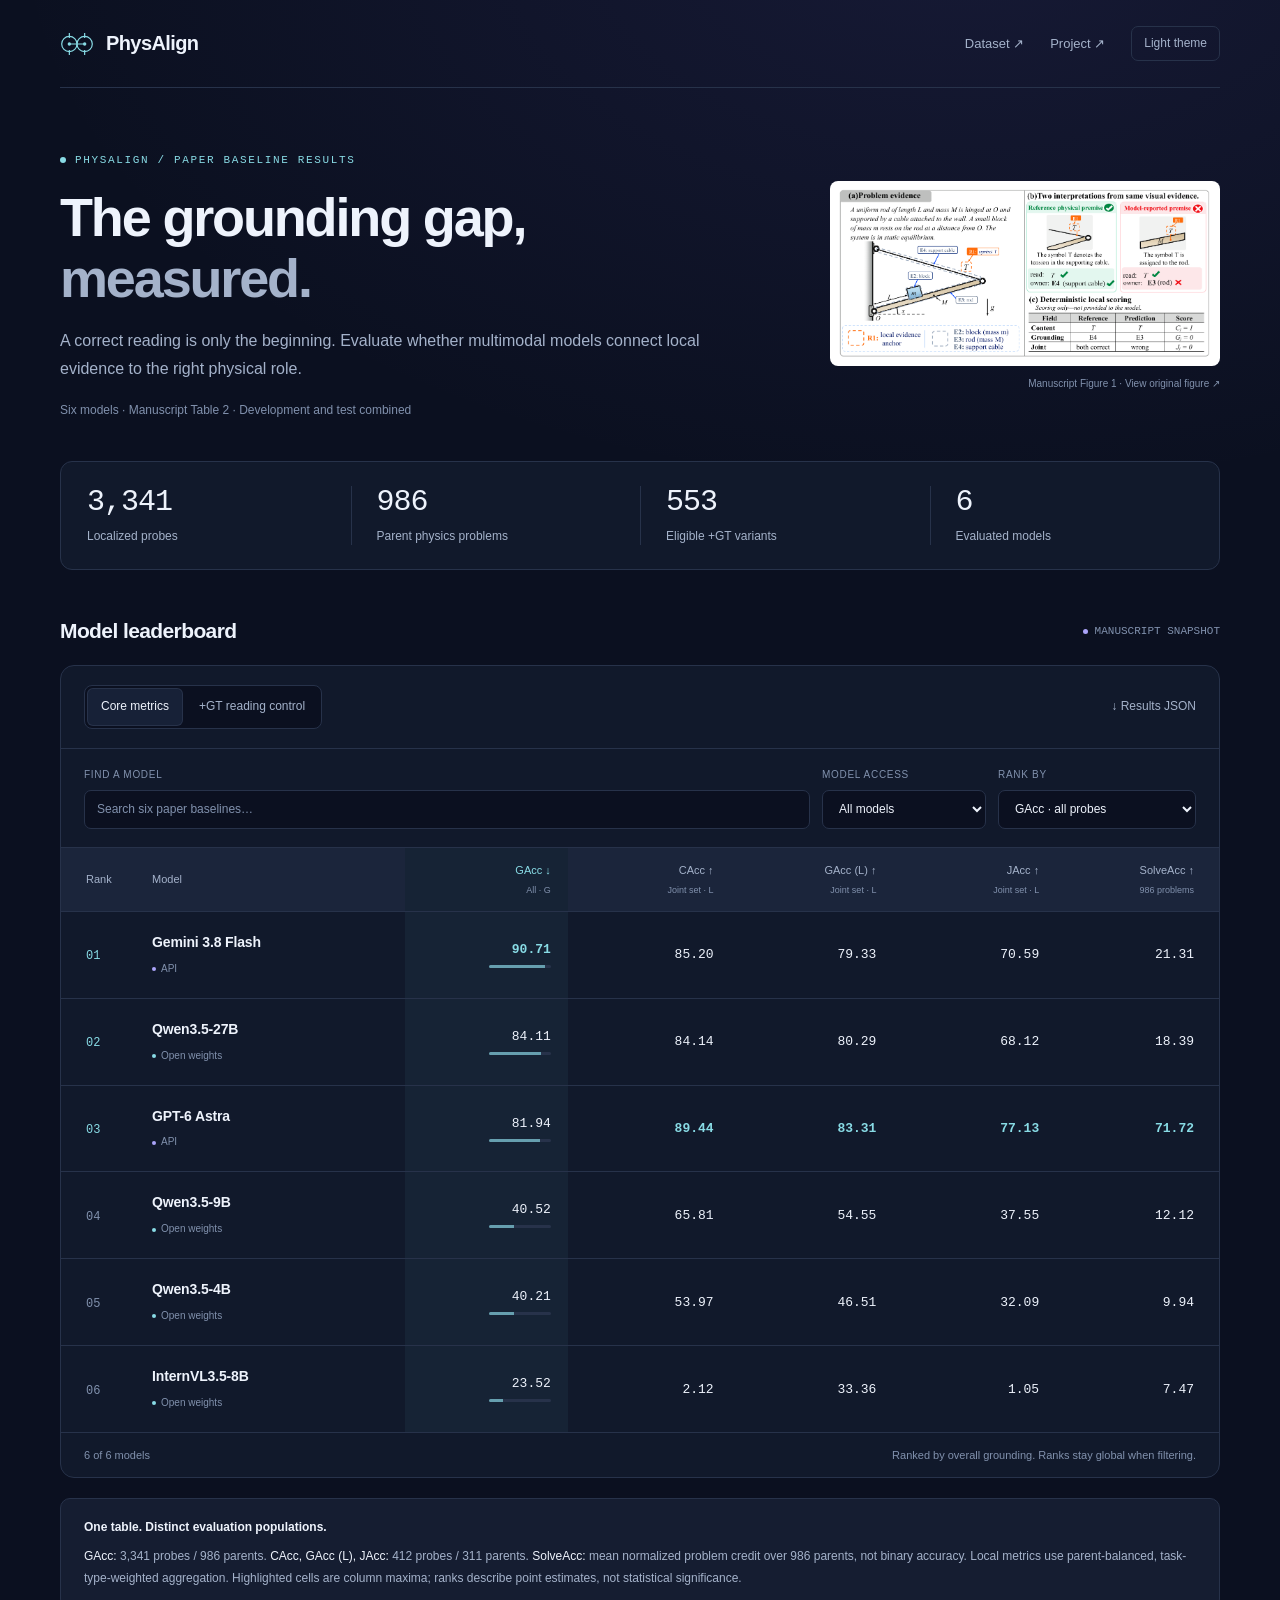
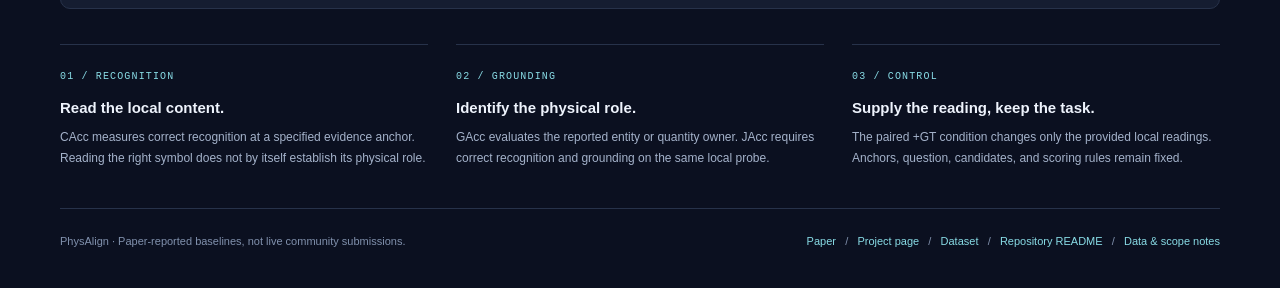
<file: docs/leaderboard/index.html>
<!doctype html>
<html lang="en" data-theme="dark">
<head>
  <meta charset="utf-8" />
  <meta name="viewport" content="width=device-width, initial-scale=1" />
  <meta name="description" content="PhysAlign paper baselines: recognition, evidence-grounded role alignment, and original-problem solving across six multimodal models." />
  <title>PhysAlign · Model Leaderboard</title>
  <link rel="stylesheet" href="style.css" />
  <script id="baseline-data" type="application/json">{"schema_version":1,"title":"PhysAlign: A Benchmark for Evidence-Grounded Role Alignment in Multimodal Physics Reasoning","source":{"kind":"paper_baseline","table":2,"page":7,"snapshot_date":"2026-09-27","status":"Manuscript results; not a live submission leaderboard","evaluation_partition":"Development and test combined","rounding":"Values are transcribed from Table 2. Paired deltas are independently rounded in the paper."},"links":{"arxiv":"https://arxiv.org/abs/2609.33319","dataset":"https://huggingface.co/datasets/Jetson888/PhysAlign","project":"https://physalign-lab.github.io/"},"populations":{"all":{"symbol":"G","parents":986,"probes":3341},"joint":{"symbol":"L","parents":311,"probes":412},"paired_eligible":{"symbol":"P","parents":385,"probes":553},"solving":{"parents":986},"release":{"source_datasets":6,"development":{"parents":79,"probes":208,"paired_variants":90},"test":{"parents":907,"probes":3133,"paired_variants":463}}},"default_ranking":"gacc_all","metrics":[{"key":"gacc_all","label":"GAcc","scope":"All · G","population":"all","unit":"percent","higher_is_better":true},{"key":"cacc","label":"CAcc","scope":"Joint set · L","population":"joint","unit":"percent","higher_is_better":true},{"key":"gacc_joint","label":"GAcc (L)","scope":"Joint set · L","population":"joint","unit":"percent","higher_is_better":true},{"key":"jacc","label":"JAcc","scope":"Joint set · L","population":"joint","unit":"percent","higher_is_better":true},{"key":"solve_acc","label":"SolveAcc","scope":"986 problems","population":"solving","unit":"percent_normalized_credit","higher_is_better":true}],"models":[{"id":"qwen3.5-4b","name":"Qwen3.5-4B","family":"Qwen","access":"open_weights","gacc_all":40.21,"cacc":53.97,"gacc_joint":46.51,"jacc":32.09,"solve_acc":9.94,"paired":{"base":46.51,"gt":54.61,"delta_pp":8.1,"parents":311,"probes":412}},{"id":"qwen3.5-9b","name":"Qwen3.5-9B","family":"Qwen","access":"open_weights","gacc_all":40.52,"cacc":65.81,"gacc_joint":54.55,"jacc":37.55,"solve_acc":12.12,"paired":{"base":54.55,"gt":56.53,"delta_pp":1.98,"parents":311,"probes":412}},{"id":"qwen3.5-27b","name":"Qwen3.5-27B","family":"Qwen","access":"open_weights","gacc_all":84.11,"cacc":84.14,"gacc_joint":80.29,"jacc":68.12,"solve_acc":18.39,"paired":{"base":80.29,"gt":82.0,"delta_pp":1.71,"parents":311,"probes":412}},{"id":"internvl3.5-8b","name":"InternVL3.5-8B","family":"InternVL","access":"open_weights","gacc_all":23.52,"cacc":2.12,"gacc_joint":33.36,"jacc":1.05,"solve_acc":7.47,"paired":{"base":33.36,"gt":34.81,"delta_pp":1.45,"parents":311,"probes":412}},{"id":"gpt-6-astra","name":"GPT-6 Astra","family":"GPT","access":"api","gacc_all":81.94,"cacc":89.44,"gacc_joint":83.31,"jacc":77.13,"solve_acc":71.72,"paired":{"base":83.59,"gt":84.9,"delta_pp":1.32,"parents":304,"probes":397}},{"id":"gemini-3.8-flash","name":"Gemini 3.8 Flash","family":"Gemini","access":"api","gacc_all":90.71,"cacc":85.2,"gacc_joint":79.33,"jacc":70.59,"solve_acc":21.31,"paired":{"base":78.67,"gt":80.86,"delta_pp":2.2,"parents":304,"probes":397}}]}</script>
  <script src="leaderboard-core.js" defer></script>
  <script src="leaderboard.js" defer></script>
</head>
<body>
  <a class="skip-link" href="#results">Skip to results</a>
  <div class="wrap">
    <header class="nav">
      <a class="brand" href="https://physalign-lab.github.io/" aria-label="PhysAlign project page">
        <svg viewBox="0 0 40 30" fill="none" aria-hidden="true"><circle cx="11" cy="15" r="9" stroke="currentColor" stroke-width="1.4"/><circle cx="29" cy="15" r="9" stroke="currentColor" stroke-width="1.4"/><path d="M11 2v6m18-6v6M11 22v6m18-6v6M11 15h18" stroke="currentColor" stroke-width="1.4"/><circle cx="11" cy="15" r="2" fill="currentColor"/><circle cx="29" cy="15" r="2" fill="currentColor"/></svg>
        PhysAlign
      </a>
      <nav class="nav-links" aria-label="Project resources">
        <a class="nav-dataset" href="https://huggingface.co/datasets/Jetson888/PhysAlign">Dataset ↗</a>
        <a href="https://physalign-lab.github.io/">Project ↗</a>
        <button type="button" id="theme-toggle" class="theme-toggle" aria-label="Use light theme" aria-pressed="false" disabled>Light theme</button>
      </nav>
    </header>
    <main>
      <section class="hero" aria-labelledby="page-title">
        <div>
          <div class="eyebrow"><i aria-hidden="true"></i> PhysAlign / Paper baseline results</div>
          <h1 id="page-title">The grounding gap,<br /><span>measured.</span></h1>
          <p class="lede">A correct reading is only the beginning. Evaluate whether multimodal models connect local evidence to the right physical role.</p>
          <p class="hero-note">Six models · Manuscript Table 2 · Development and test combined</p>
        </div>
        <figure class="hero-figure">
          <a href="../assets/figure-1-grounding.png" aria-label="Open original manuscript Figure 1 at full resolution"><img src="../assets/figure-1-grounding.png" width="2142" height="966" alt="Original manuscript Figure 1: correct symbol recognition can coexist with incorrect grounding to a physical entity." /></a>
          <figcaption>Manuscript Figure 1 · View original figure ↗</figcaption>
        </figure>
      </section>

      <div class="stats" aria-label="Benchmark scope">
        <div class="stat"><strong>3,341</strong><span>Localized probes</span></div>
        <div class="stat"><strong>986</strong><span>Parent physics problems</span></div>
        <div class="stat"><strong>553</strong><span>Eligible +GT variants</span></div>
        <div class="stat"><strong>6</strong><span>Evaluated models</span></div>
      </div>

      <section id="results" aria-labelledby="results-title">
        <div class="section-heading"><h2 id="results-title">Model leaderboard</h2><span class="snapshot">MANUSCRIPT SNAPSHOT</span></div>
        <div class="board">
          <div class="board-top">
            <div class="view-switch" role="group" aria-label="Results view">
              <button type="button" data-view="core" class="active" aria-pressed="true" disabled>Core metrics</button>
              <button type="button" data-view="paired" aria-pressed="false" disabled>+GT reading control</button>
            </div>
            <a class="data-link" href="results.json" download="physalign-paper-baselines.json">↓ Results JSON</a>
          </div>
          <div class="toolbar">
            <div class="search-field"><label for="model-search">Find a model</label><input type="search" id="model-search" placeholder="Search six paper baselines…" autocomplete="off" disabled /></div>
            <div class="filter-field"><label for="access-filter">Model access</label><select id="access-filter" disabled><option value="all">All models</option><option value="open_weights">Open weights</option><option value="api">API models</option></select></div>
            <div class="metric-field"><label for="metric-picker">Rank by</label><select id="metric-picker" disabled><option value="gacc_all">GAcc · all probes</option><option value="cacc">CAcc · recognition</option><option value="gacc_joint">GAcc · joint set</option><option value="jacc">JAcc · joint correctness</option><option value="solve_acc">SolveAcc · solving</option></select></div>
          </div>
          <div class="table-wrap" tabindex="0" role="region" aria-label="Model results; scroll horizontally on small screens">
            <table>
              <caption class="sr-only">PhysAlign paper baselines. Scores are percentages; higher is better. Default ranking: GAcc over all grounding probes.</caption>
              <thead id="result-head"><tr><th scope="col" class="rank-col">Rank</th><th scope="col" class="model-col">Model</th><th scope="col" class="numeric selected" aria-sort="descending"><button type="button" data-sort="gacc_all">GAcc ↓<small>All · G</small></button></th><th scope="col" class="numeric" aria-sort="none"><button type="button" data-sort="cacc">CAcc ↑<small>Joint set · L</small></button></th><th scope="col" class="numeric" aria-sort="none"><button type="button" data-sort="gacc_joint">GAcc (L) ↑<small>Joint set · L</small></button></th><th scope="col" class="numeric" aria-sort="none"><button type="button" data-sort="jacc">JAcc ↑<small>Joint set · L</small></button></th><th scope="col" class="numeric" aria-sort="none"><button type="button" data-sort="solve_acc">SolveAcc ↑<small>986 problems</small></button></th></tr></thead>
              <tbody id="result-rows"><tr><td class="rank-col"><span class="rank top-rank">01</span></td><td class="model-cell"><span class="model-name">Gemini 3.8 Flash</span><span class="access api">API</span></td><td class="numeric selected best"><span class="score">90.71</span><span class="score-bar" aria-hidden="true"><i style="width:90.71%"></i></span></td><td class="numeric"><span class="score">85.20</span></td><td class="numeric"><span class="score">79.33</span></td><td class="numeric"><span class="score">70.59</span></td><td class="numeric"><span class="score">21.31</span></td></tr>
<tr><td class="rank-col"><span class="rank top-rank">02</span></td><td class="model-cell"><span class="model-name">Qwen3.5-27B</span><span class="access open">Open weights</span></td><td class="numeric selected"><span class="score">84.11</span><span class="score-bar" aria-hidden="true"><i style="width:84.11%"></i></span></td><td class="numeric"><span class="score">84.14</span></td><td class="numeric"><span class="score">80.29</span></td><td class="numeric"><span class="score">68.12</span></td><td class="numeric"><span class="score">18.39</span></td></tr>
<tr><td class="rank-col"><span class="rank top-rank">03</span></td><td class="model-cell"><span class="model-name">GPT-6 Astra</span><span class="access api">API</span></td><td class="numeric selected"><span class="score">81.94</span><span class="score-bar" aria-hidden="true"><i style="width:81.94%"></i></span></td><td class="numeric best"><span class="score">89.44</span></td><td class="numeric best"><span class="score">83.31</span></td><td class="numeric best"><span class="score">77.13</span></td><td class="numeric best"><span class="score">71.72</span></td></tr>
<tr><td class="rank-col"><span class="rank">04</span></td><td class="model-cell"><span class="model-name">Qwen3.5-9B</span><span class="access open">Open weights</span></td><td class="numeric selected"><span class="score">40.52</span><span class="score-bar" aria-hidden="true"><i style="width:40.52%"></i></span></td><td class="numeric"><span class="score">65.81</span></td><td class="numeric"><span class="score">54.55</span></td><td class="numeric"><span class="score">37.55</span></td><td class="numeric"><span class="score">12.12</span></td></tr>
<tr><td class="rank-col"><span class="rank">05</span></td><td class="model-cell"><span class="model-name">Qwen3.5-4B</span><span class="access open">Open weights</span></td><td class="numeric selected"><span class="score">40.21</span><span class="score-bar" aria-hidden="true"><i style="width:40.21%"></i></span></td><td class="numeric"><span class="score">53.97</span></td><td class="numeric"><span class="score">46.51</span></td><td class="numeric"><span class="score">32.09</span></td><td class="numeric"><span class="score">9.94</span></td></tr>
<tr><td class="rank-col"><span class="rank">06</span></td><td class="model-cell"><span class="model-name">InternVL3.5-8B</span><span class="access open">Open weights</span></td><td class="numeric selected"><span class="score">23.52</span><span class="score-bar" aria-hidden="true"><i style="width:23.52%"></i></span></td><td class="numeric"><span class="score">2.12</span></td><td class="numeric"><span class="score">33.36</span></td><td class="numeric"><span class="score">1.05</span></td><td class="numeric"><span class="score">7.47</span></td></tr></tbody>
            </table>
          </div>
          <div class="table-footer"><p id="result-count">6 of 6 models</p><p id="table-caption">Ranked by overall grounding. Ranks stay global when filtering.</p></div>
        </div>

        <div class="protocol" id="core-notes">
          <h3>One table. Distinct evaluation populations.</h3>
          <p><strong>GAcc:</strong> 3,341 probes / 986 parents. <strong>CAcc, GAcc (L), JAcc:</strong> 412 probes / 311 parents. <strong>SolveAcc:</strong> mean normalized problem credit over 986 parents, not binary accuracy. Local metrics use parent-balanced, task-type-weighted aggregation. Highlighted cells are column maxima; ranks describe point estimates, not statistical significance.</p>
        </div>
        <div class="protocol" id="paired-notes" hidden>
          <h3>Compare Base → +GT within a model.</h3>
          <p>+GT supplies verified local readings while withholding the target role. Open-weight models have <strong>412 observed paired probes / 311 parents</strong>; API models have <strong>397 / 304</strong>. These differ from the 553 eligible variants. Δ is the paper's independently rounded change in percentage points. Positive aggregate changes do not imply gains on every probe or a perfect-perception upper bound.</p>
        </div>
        <p id="status" class="sr-only" role="status" aria-live="polite"></p>
        <noscript><p class="protocol">The default GAcc ranking remains available without JavaScript. Enable JavaScript for filtering, alternative rankings, the paired view, and theme switching.</p></noscript>
      </section>

      <section class="scope-grid" aria-label="Metric interpretation">
        <article><span class="scope-label">01 / RECOGNITION</span><h3>Read the local content.</h3><p>CAcc measures correct recognition at a specified evidence anchor. Reading the right symbol does not by itself establish its physical role.</p></article>
        <article><span class="scope-label">02 / GROUNDING</span><h3>Identify the physical role.</h3><p>GAcc evaluates the reported entity or quantity owner. JAcc requires correct recognition and grounding on the same local probe.</p></article>
        <article><span class="scope-label">03 / CONTROL</span><h3>Supply the reading, keep the task.</h3><p>The paired +GT condition changes only the provided local readings. Anchors, question, candidates, and scoring rules remain fixed.</p></article>
      </section>
    </main>
    <footer class="footer"><p>PhysAlign · Paper-reported baselines, not live community submissions.</p><p><a href="https://arxiv.org/abs/2609.33319">Paper</a> &nbsp; / &nbsp; <a href="https://physalign-lab.github.io/">Project page</a> &nbsp; / &nbsp; <a href="https://huggingface.co/datasets/Jetson888/PhysAlign">Dataset</a> &nbsp; / &nbsp; <a href="../../README.md">Repository README</a> &nbsp; / &nbsp; <a href="README.md">Data &amp; scope notes</a></p></footer>
  </div>
</body>
</html>
</file>
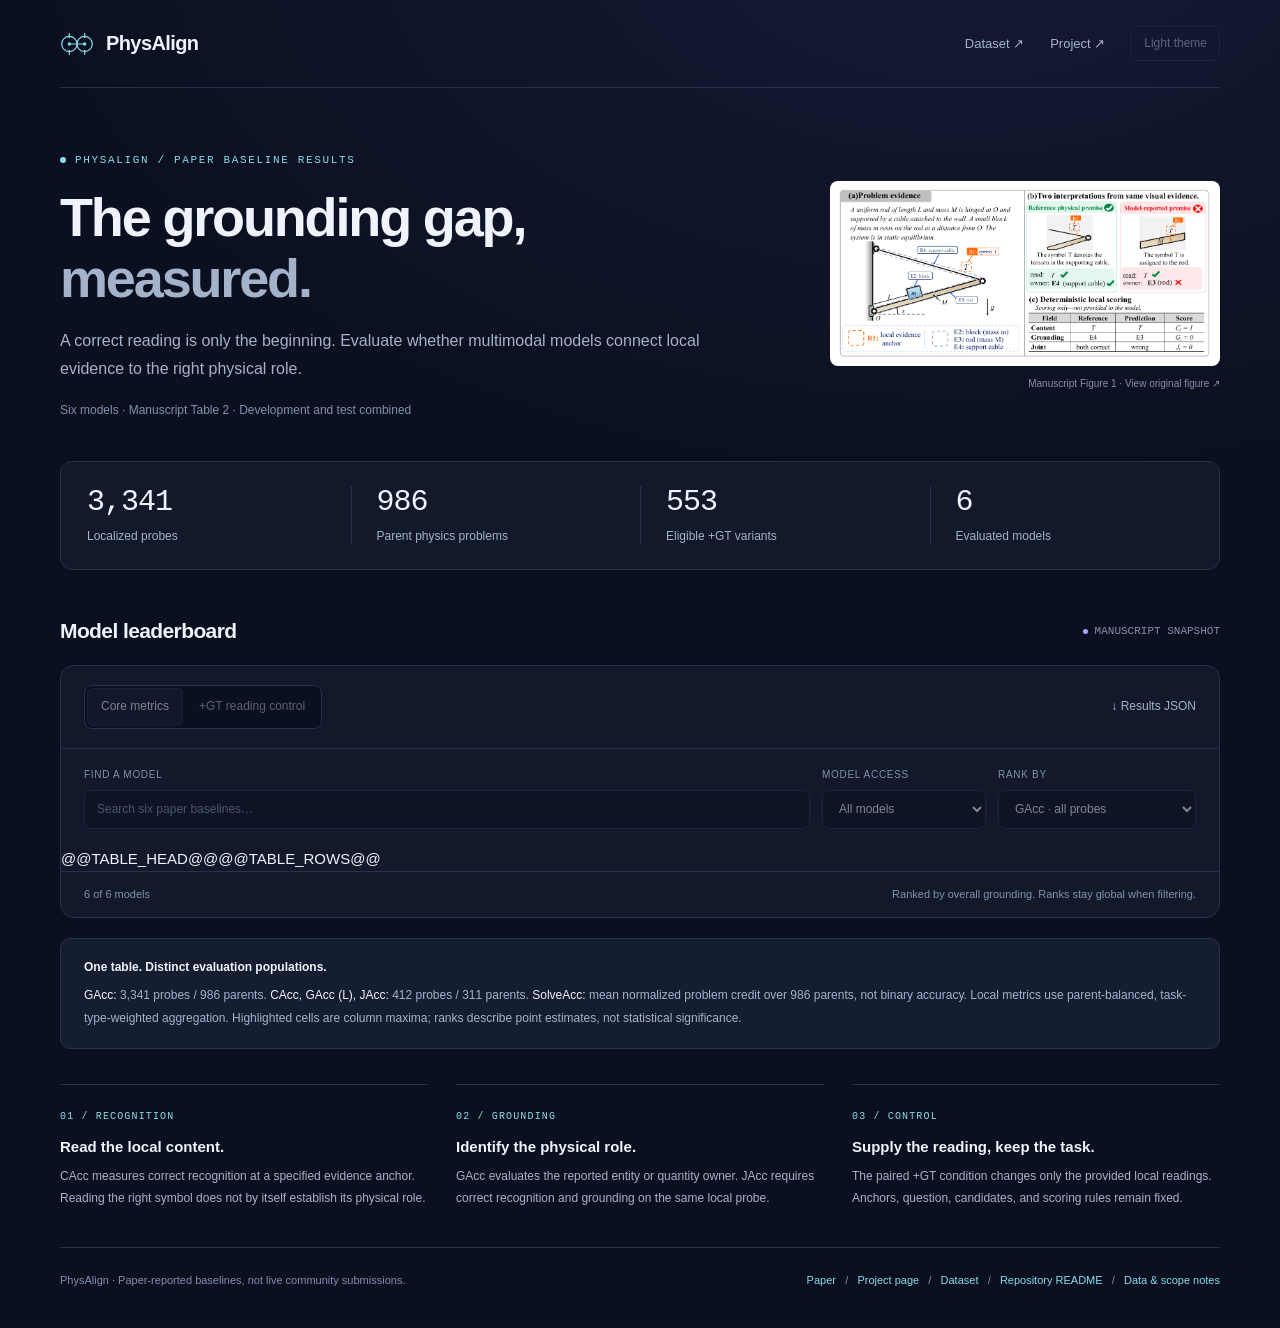
<file: docs/leaderboard/template.html>
<!doctype html>
<html lang="en" data-theme="dark">
<head>
  <meta charset="utf-8" />
  <meta name="viewport" content="width=device-width, initial-scale=1" />
  <meta name="description" content="PhysAlign paper baselines: recognition, evidence-grounded role alignment, and original-problem solving across six multimodal models." />
  <title>PhysAlign · Model Leaderboard</title>
  <link rel="stylesheet" href="style.css" />
  <script id="baseline-data" type="application/json">@@DATA@@</script>
  <script src="leaderboard-core.js" defer></script>
  <script src="leaderboard.js" defer></script>
</head>
<body>
  <a class="skip-link" href="#results">Skip to results</a>
  <div class="wrap">
    <header class="nav">
      <a class="brand" href="@@PROJECT@@" aria-label="PhysAlign project page">
        <svg viewBox="0 0 40 30" fill="none" aria-hidden="true"><circle cx="11" cy="15" r="9" stroke="currentColor" stroke-width="1.4"/><circle cx="29" cy="15" r="9" stroke="currentColor" stroke-width="1.4"/><path d="M11 2v6m18-6v6M11 22v6m18-6v6M11 15h18" stroke="currentColor" stroke-width="1.4"/><circle cx="11" cy="15" r="2" fill="currentColor"/><circle cx="29" cy="15" r="2" fill="currentColor"/></svg>
        PhysAlign
      </a>
      <nav class="nav-links" aria-label="Project resources">
        <a class="nav-dataset" href="@@DATASET@@">Dataset ↗</a>
        <a href="@@PROJECT@@">Project ↗</a>
        <button type="button" id="theme-toggle" class="theme-toggle" aria-label="Use light theme" aria-pressed="false" disabled>Light theme</button>
      </nav>
    </header>
    <main>
      <section class="hero" aria-labelledby="page-title">
        <div>
          <div class="eyebrow"><i aria-hidden="true"></i> PhysAlign / Paper baseline results</div>
          <h1 id="page-title">The grounding gap,<br /><span>measured.</span></h1>
          <p class="lede">A correct reading is only the beginning. Evaluate whether multimodal models connect local evidence to the right physical role.</p>
          <p class="hero-note">Six models · Manuscript Table 2 · Development and test combined</p>
        </div>
        <figure class="hero-figure">
          <a href="../assets/figure-1-grounding.png" aria-label="Open original manuscript Figure 1 at full resolution"><img src="../assets/figure-1-grounding.png" width="2142" height="966" alt="Original manuscript Figure 1: correct symbol recognition can coexist with incorrect grounding to a physical entity." /></a>
          <figcaption>Manuscript Figure 1 · View original figure ↗</figcaption>
        </figure>
      </section>

      <div class="stats" aria-label="Benchmark scope">
        <div class="stat"><strong>3,341</strong><span>Localized probes</span></div>
        <div class="stat"><strong>986</strong><span>Parent physics problems</span></div>
        <div class="stat"><strong>553</strong><span>Eligible +GT variants</span></div>
        <div class="stat"><strong>6</strong><span>Evaluated models</span></div>
      </div>

      <section id="results" aria-labelledby="results-title">
        <div class="section-heading"><h2 id="results-title">Model leaderboard</h2><span class="snapshot">MANUSCRIPT SNAPSHOT</span></div>
        <div class="board">
          <div class="board-top">
            <div class="view-switch" role="group" aria-label="Results view">
              <button type="button" data-view="core" class="active" aria-pressed="true" disabled>Core metrics</button>
              <button type="button" data-view="paired" aria-pressed="false" disabled>+GT reading control</button>
            </div>
            <a class="data-link" href="results.json" download="physalign-paper-baselines.json">↓ Results JSON</a>
          </div>
          <div class="toolbar">
            <div class="search-field"><label for="model-search">Find a model</label><input type="search" id="model-search" placeholder="Search six paper baselines…" autocomplete="off" disabled /></div>
            <div class="filter-field"><label for="access-filter">Model access</label><select id="access-filter" disabled><option value="all">All models</option><option value="open_weights">Open weights</option><option value="api">API models</option></select></div>
            <div class="metric-field"><label for="metric-picker">Rank by</label><select id="metric-picker" disabled><option value="gacc_all">GAcc · all probes</option><option value="cacc">CAcc · recognition</option><option value="gacc_joint">GAcc · joint set</option><option value="jacc">JAcc · joint correctness</option><option value="solve_acc">SolveAcc · solving</option></select></div>
          </div>
          <div class="table-wrap" tabindex="0" role="region" aria-label="Model results; scroll horizontally on small screens">
            <table>
              <caption class="sr-only">PhysAlign paper baselines. Scores are percentages; higher is better. Default ranking: GAcc over all grounding probes.</caption>
              <thead id="result-head">@@TABLE_HEAD@@</thead>
              <tbody id="result-rows">@@TABLE_ROWS@@</tbody>
            </table>
          </div>
          <div class="table-footer"><p id="result-count">6 of 6 models</p><p id="table-caption">Ranked by overall grounding. Ranks stay global when filtering.</p></div>
        </div>

        <div class="protocol" id="core-notes">
          <h3>One table. Distinct evaluation populations.</h3>
          <p><strong>GAcc:</strong> 3,341 probes / 986 parents. <strong>CAcc, GAcc (L), JAcc:</strong> 412 probes / 311 parents. <strong>SolveAcc:</strong> mean normalized problem credit over 986 parents, not binary accuracy. Local metrics use parent-balanced, task-type-weighted aggregation. Highlighted cells are column maxima; ranks describe point estimates, not statistical significance.</p>
        </div>
        <div class="protocol" id="paired-notes" hidden>
          <h3>Compare Base → +GT within a model.</h3>
          <p>+GT supplies verified local readings while withholding the target role. Open-weight models have <strong>412 observed paired probes / 311 parents</strong>; API models have <strong>397 / 304</strong>. These differ from the 553 eligible variants. Δ is the paper's independently rounded change in percentage points. Positive aggregate changes do not imply gains on every probe or a perfect-perception upper bound.</p>
        </div>
        <p id="status" class="sr-only" role="status" aria-live="polite"></p>
        <noscript><p class="protocol">The default GAcc ranking remains available without JavaScript. Enable JavaScript for filtering, alternative rankings, the paired view, and theme switching.</p></noscript>
      </section>

      <section class="scope-grid" aria-label="Metric interpretation">
        <article><span class="scope-label">01 / RECOGNITION</span><h3>Read the local content.</h3><p>CAcc measures correct recognition at a specified evidence anchor. Reading the right symbol does not by itself establish its physical role.</p></article>
        <article><span class="scope-label">02 / GROUNDING</span><h3>Identify the physical role.</h3><p>GAcc evaluates the reported entity or quantity owner. JAcc requires correct recognition and grounding on the same local probe.</p></article>
        <article><span class="scope-label">03 / CONTROL</span><h3>Supply the reading, keep the task.</h3><p>The paired +GT condition changes only the provided local readings. Anchors, question, candidates, and scoring rules remain fixed.</p></article>
      </section>
    </main>
    <footer class="footer"><p>PhysAlign · Paper-reported baselines, not live community submissions.</p><p><a href="@@ARXIV@@">Paper</a> &nbsp; / &nbsp; <a href="@@PROJECT@@">Project page</a> &nbsp; / &nbsp; <a href="@@DATASET@@">Dataset</a> &nbsp; / &nbsp; <a href="../../README.md">Repository README</a> &nbsp; / &nbsp; <a href="README.md">Data &amp; scope notes</a></p></footer>
  </div>
</body>
</html>
</file>
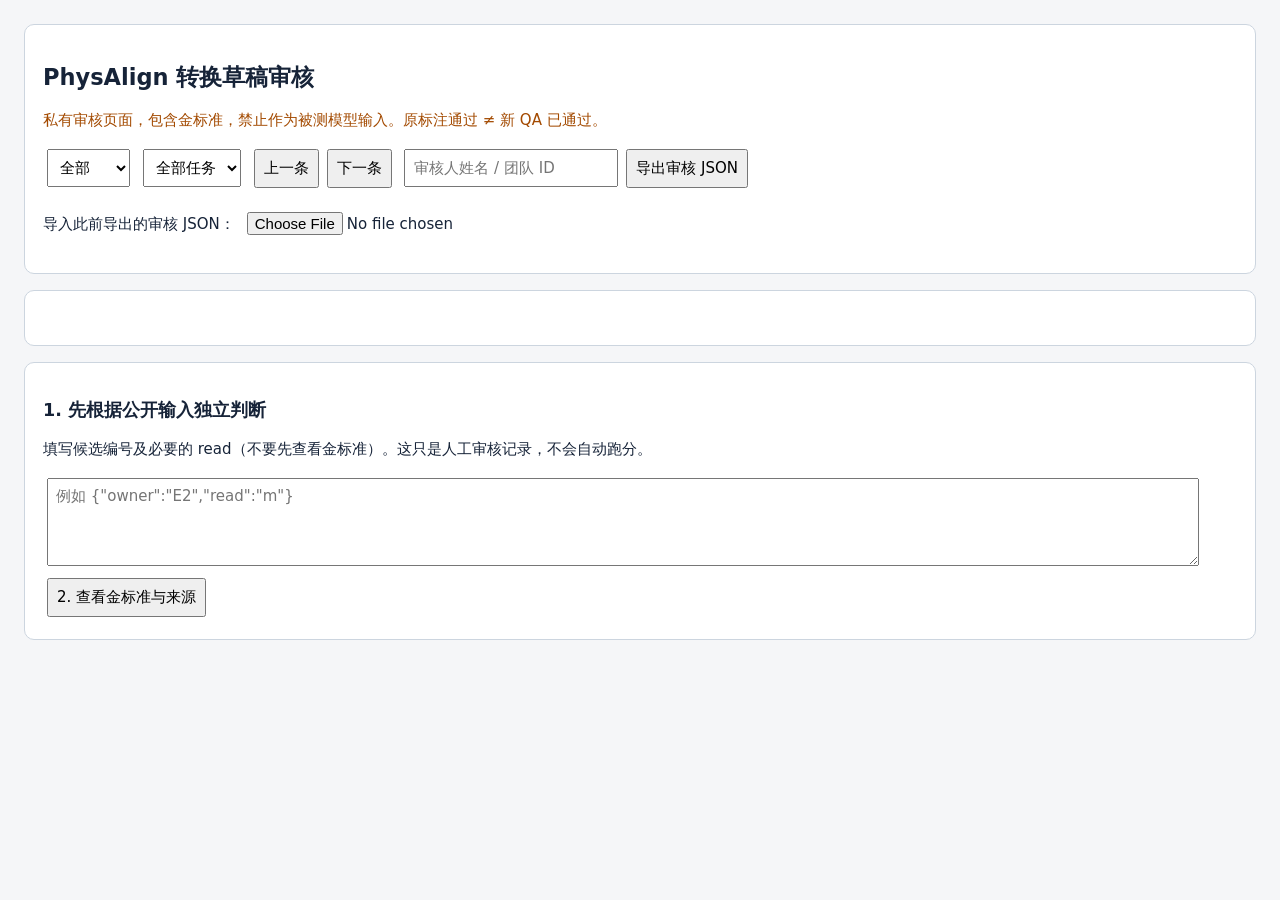
<file: PhysAlign_Benchmark_Kit/physalign_converter/review.html>
<!doctype html><html lang="zh"><meta charset="utf-8"><meta name="viewport" content="width=device-width,initial-scale=1">
<meta http-equiv="Content-Security-Policy" content="default-src 'none'; img-src 'self' file: data:; style-src 'unsafe-inline'; script-src 'unsafe-inline'; connect-src 'none'">
<title>PhysAlign 转换草稿审核（私有）</title>
<style>body{font:15px system-ui;margin:24px;background:#f5f6f8;color:#162338}header,section{background:white;border:1px solid #ccd5df;border-radius:10px;padding:18px;margin-bottom:16px}button,select,input,textarea{font:inherit;padding:8px;margin:4px}button{cursor:pointer}textarea{width:95%;min-height:70px}pre{white-space:pre-wrap;overflow-wrap:anywhere}img{max-width:100%;border:1px solid #cbd5e1}#images{display:grid;grid-template-columns:repeat(auto-fit,minmax(270px,1fr));gap:12px}.warning{color:#a34a00}label{display:block;margin:8px 0}#gold[hidden]{display:none}a{color:#1254ce}.bar{position:sticky;top:0;z-index:2}small{overflow-wrap:anywhere}</style>
<header class="bar"><h2>PhysAlign 转换草稿审核</h2><p class="warning">私有审核页面，包含金标准，禁止作为被测模型输入。原标注通过 ≠ 新 QA 已通过。</p>
<select id="filter"><option value="all">全部</option><option value="pending">未审核</option><option value="approved">通过</option><option value="rejected">退回</option></select>
<select id="task"><option value="all">全部任务</option><option>T01</option><option>T02</option><option>T03</option><option>T04</option><option>T05</option></select>
<select id="interface" hidden><option value="all">全部原生子接口</option><option>T02-single</option><option>T03-image</option><option>T03-text</option></select><select id="mother" hidden><option value="all">全部开发母题</option></select>
<button id="prev">上一条</button><button id="next">下一条</button><span id="count"></span>
<input id="reviewer" placeholder="审核人姓名 / 团队 ID"><button id="download">导出审核 JSON</button><label>导入此前导出的审核 JSON：<input type="file" id="import" accept=".json"></label>
<small id="status"></small></header>
<main id="main"><section><h3 id="title"></h3><small id="root"></small><pre id="prompt"></pre><div id="images"></div></section>
<section><h3>1. 先根据公开输入独立判断</h3><p>填写候选编号及必要的 read（不要先查看金标准）。这只是人工审核记录，不会自动跑分。</p><textarea id="blind" placeholder='例如 {"owner":"E2","read":"m"}'></textarea><button id="reveal">2. 查看金标准与来源</button></section>
<section id="gold" hidden><h3>2. 对照来源检查</h3><a id="source" target="_blank" rel="noopener">完整 Pass4 来源</a> · <a id="audit" target="_blank" rel="noopener">SourceAdapter 审计报告</a>
<pre id="truth"></pre><div id="checks"></div><textarea id="note" placeholder="审核意见；不确定时退回，修改来源后重新生成草稿"></textarea>
<button id="approve">确认本条通过</button><button id="reject">退回本条</button></section></main>
<script>"use strict";
const DATA=__REVIEW_DATA__;
const $=id=>document.getElementById(id), decisions={};let position=0, visible=[], current=null;
const labels={source_semantics:'来源支持问题语义；没有从 Pass5 / 解答推导金标准',complete_targets:'已检查完整来源，目标集合闭合；没有因筛选、同义谓词或多目标遗漏制造单选',distinct_candidates:'候选实体可区分，身份合并正确；没有靠名称或候选缺失泄露答案',rendered_locations:'已看实际原图与所有定位图，R / E / H 指向精确且不遮挡关键内容',packet_no_binding_leakage:'Gold packet 仅给出独立可读图中文字，不包含绑定结论、答案或语义解释',diagram_asset_scope:'用于 packet / read 的区域确属题图，不是选项图、解答图或无关背景'};
function notify(s){$('status').textContent=s}
function rebuild(){visible=DATA.items.filter(x=>($('task').value==='all'||x.task_id===$('task').value)&&($('interface').value==='all'||x.metadata?.interface===$('interface').value)&&($('mother').value==='all'||x.problem_id===$('mother').value)&&($('filter').value==='all'||(decisions[x.logical_probe_id]?.status||'pending')===$('filter').value));position=Math.max(0,Math.min(position,visible.length-1));show()}
function show(){current=visible[position];$('count').textContent=`${visible.length?position+1:0}/${visible.length}；已审核 ${Object.keys(decisions).length}/${DATA.items.length}`;$('main').hidden=!current;if(!current)return;
const c=current.core,d=decisions[current.logical_probe_id];$('title').textContent=`${current.problem_id} · ${current.metadata?.interface||current.task_id} · ${current.logical_probe_id.slice(0,16)}`;$('root').textContent='审核绑定版本：'+current.review_target_root;
$('prompt').textContent=c.public_raw.messages.system+'\n\n'+c.public_raw.messages.user;$('images').replaceChildren();
for(const id of c.public_raw.attachment_ids){const fig=document.createElement('figure'),cap=document.createElement('figcaption'),img=document.createElement('img');cap.textContent=id;img.src=current.asset_root+'/'+c.assets[id].relative_path;img.alt='定位图 '+id;img.loading='lazy';fig.append(cap,img);$('images').append(fig)}
$('gold').hidden=true;$('blind').value=d?.blind_answer||'';$('note').value=d?.note||'';$('checks').replaceChildren();for(const name of DATA.confirmations){const label=document.createElement('label'),input=document.createElement('input');input.type='checkbox';input.dataset.name=name;input.checked=d?.confirmations?.[name]===true;label.append(input,document.createTextNode(labels[name]));$('checks').append(label)}
const k=c.private_core;const aliases=Object.entries(k.candidate_map).filter(([a,t])=>k.gold_targets.some(g=>g.kind===t.kind&&g.id===t.id)).map(([a])=>a);
$('truth').textContent=JSON.stringify({expected_binding_aliases:aliases,read:k.read_targets,packet:c.gold_view.recognition_packet,source_records:k.source_records,native_diagnostics:current.metadata||null,all_private_mapping:k},null,2);
$('source').href=current.source_url;$('audit').href=current.audit_url;}
function decide(status){if(!current)return;if(!$('reviewer').value.trim())return alert('请填写审核人');if(!$('blind').value.trim())return alert('请先记录独立判断');const confirmations={};for(const c of $('checks').querySelectorAll('input'))confirmations[c.dataset.name]=c.checked;
if(status==='approved'&&Object.values(confirmations).some(x=>!x))return alert('通过前必须逐项确认；不确定请退回');
decisions[current.logical_probe_id]={logical_probe_id:current.logical_probe_id,review_target_root:current.review_target_root,status,reviewer:$('reviewer').value.trim(),blind_answer:$('blind').value,confirmations,note:$('note').value};notify('已记录于当前页面。请导出审核 JSON 保存；刷新前务必导出。');if(position<visible.length-1)position++;rebuild()}
$('reveal').onclick=()=>{if(!$('blind').value.trim())return alert('请先填写独立判断');$('gold').hidden=false};$('approve').onclick=()=>decide('approved');$('reject').onclick=()=>decide('rejected');$('prev').onclick=()=>{position=Math.max(0,position-1);show()};$('next').onclick=()=>{position=Math.min(visible.length-1,position+1);show()};$('filter').onchange=$('task').onchange=()=>{position=0;rebuild()};
$('download').onclick=()=>{const result={schema_version:'physalign_decisions_v1',catalog_root:DATA.catalog_root,decisions:Object.values(decisions)};const url=URL.createObjectURL(new Blob([JSON.stringify(result,null,2)],{type:'application/json'}));const a=document.createElement('a');a.href=url;a.download='physalign_review_decisions.json';a.click();setTimeout(()=>URL.revokeObjectURL(url),1000)};
$('import').onchange=async()=>{try{const f=$('import').files[0];if(!f)return;const d=JSON.parse(await f.text());if(d.schema_version!=='physalign_decisions_v1'||d.catalog_root!==DATA.catalog_root)throw Error('不是本版本的审核文件');const incoming={};for(const x of d.decisions){const item=DATA.items.find(i=>i.logical_probe_id===x.logical_probe_id);if(!item||item.review_target_root!==x.review_target_root||incoming[x.logical_probe_id])throw Error('重复 / 未知 / 过期记录');incoming[x.logical_probe_id]=x}Object.assign(decisions,incoming);rebuild();notify('已导入审核记录')}catch(e){alert(e.message)}};
if(DATA.native_profile){$('interface').hidden=false;$('mother').hidden=false;for(const pid of [...new Set(DATA.items.map(x=>x.problem_id))].sort()){const o=document.createElement('option');o.value=pid;o.textContent=pid;$('mother').append(o)}document.querySelector('.warning').textContent='原生 profile 开发审核（非随机发布审计）：仅显示预选开发母题的全部探针。全量草稿、packet 均未批准，不支持批量继承或正式发布。此页包含金标准，禁止作为模型输入。'}
$('interface').onchange=$('mother').onchange=()=>{position=0;rebuild()};
window.addEventListener('beforeunload',e=>{if(Object.keys(decisions).length){e.preventDefault();e.returnValue=''}});rebuild();
</script></html>
</file>
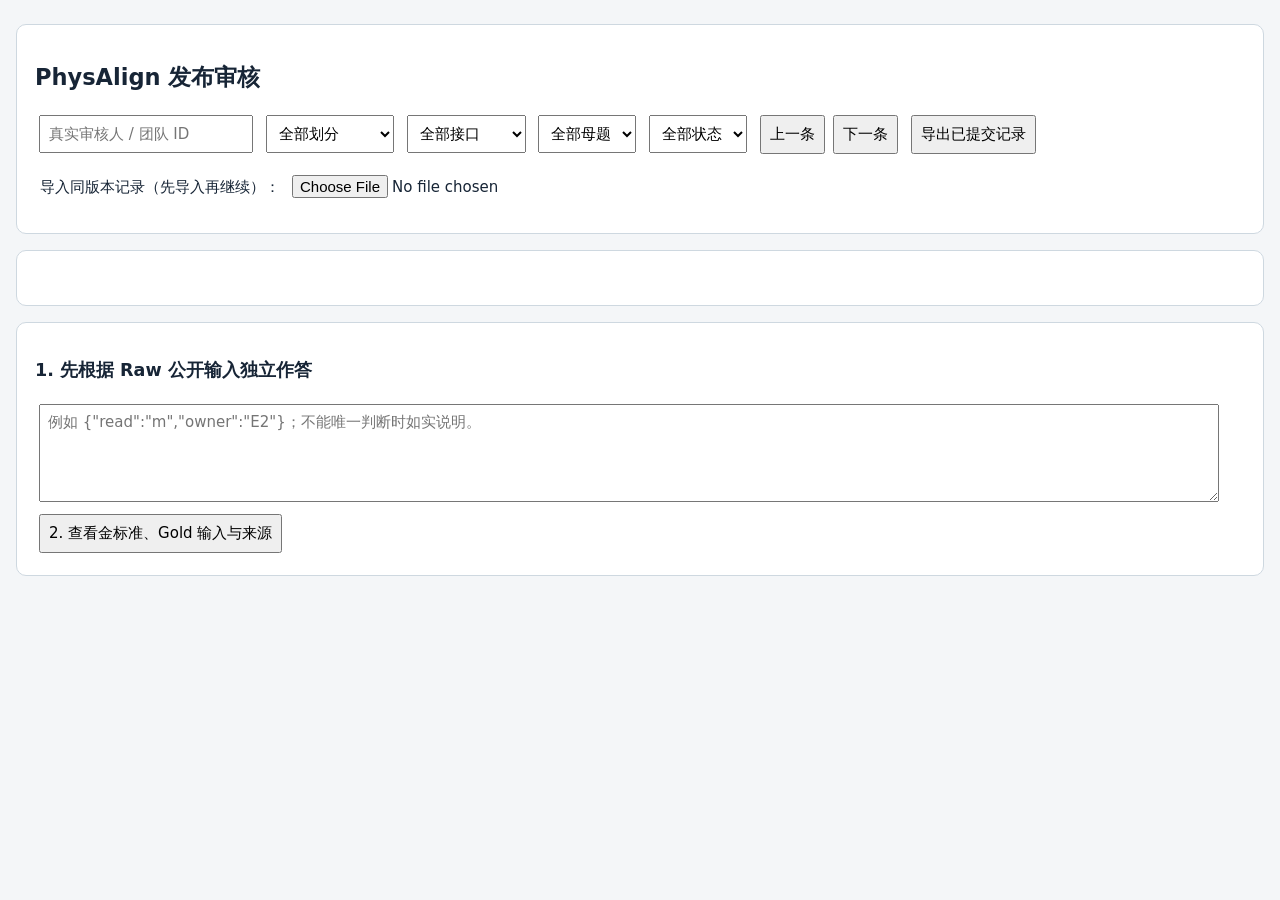
<file: PhysAlign_Benchmark_Kit/tools/native_release_review.html>
<!doctype html><html lang="zh"><meta charset="utf-8"><meta name="viewport" content="width=device-width,initial-scale=1">
<meta http-equiv="Content-Security-Policy" content="default-src 'none'; img-src 'self' file: data:; style-src 'unsafe-inline'; script-src 'unsafe-inline'; connect-src 'none'">
<title>PhysAlign 发布审核（私有）</title>
<style>body{font:15px system-ui;max-width:1450px;margin:24px auto;padding:0 16px;background:#f4f6f8;color:#172536}section,header{background:white;padding:18px;border:1px solid #ced8e0;border-radius:10px;margin-bottom:16px}header{position:sticky;top:0;z-index:3}button,select,input,textarea{font:inherit;padding:8px;margin:4px}button{cursor:pointer}textarea{width:96%;min-height:80px}pre{white-space:pre-wrap;overflow-wrap:anywhere}small{overflow-wrap:anywhere}#images{display:grid;grid-template-columns:repeat(auto-fit,minmax(320px,1fr));gap:12px}img{max-width:100%}label{display:block;padding:5px}.warning{color:#9a4900}.success{color:#166334}[hidden]{display:none!important}</style>
<header><h2>PhysAlign 发布审核</h2><p class="warning" id="purpose"></p>
<input id="reviewer" placeholder="真实审核人 / 团队 ID">
<select id="split"><option value="all">全部划分</option><option value="development_reserved">开发母题</option><option value="candidate_unassigned_not_release">测试候选母题</option></select>
<select id="task"><option value="all">全部接口</option><option>T02-single</option><option>T03-image</option><option>T03-text</option></select>
<select id="mother"><option value="all">全部母题</option></select>
<select id="status"><option value="all">全部状态</option><option value="pending">待审核</option><option value="approved">通过</option><option value="rejected">退回</option></select>
<button id="prev">上一条</button><button id="next">下一条</button><span id="count"></span>
<button id="export">导出已提交记录</button><label>导入同版本记录（先导入再继续）：<input id="import" type="file" accept=".json"></label><small id="notice"></small>
</header>
<main id="main"><section><h3 id="title"></h3><small id="scope"></small><pre id="raw"></pre><div id="images"></div></section>
<section><h3>1. 先根据 Raw 公开输入独立作答</h3><textarea id="blind" placeholder='例如 {"read":"m","owner":"E2"}；不能唯一判断时如实说明。'></textarea><button id="reveal">2. 查看金标准、Gold 输入与来源</button></section>
<section id="gold" hidden><h3>2. 核查局部问题与全部来源</h3><a id="source" target="_blank" rel="noopener">完整 Pass4</a> · <a id="audit" target="_blank" rel="noopener">源审计</a>
<details><summary>实际 Gold 公开输入（图片与上方相同；仅 packet 条件改变）</summary><pre id="goldPrompt"></pre></details><pre id="truth"></pre>
<div id="checks"></div><label>问题分类：<select id="severity"><option value="none">无问题</option><option value="minor">不影响判断的轻微排版问题</option><option value="serious">孤立严重源事实/范围问题（隔离整道母题）</option><option value="systemic">系统性规则错误（停止该规则版本发布）</option><option value="information">严重信息/版本/packet 泄漏（停止发布）</option><option value="unresolved">无法确定/存在争议（不能批准）</option></select></label>
<textarea id="note" placeholder="退回时必填具体原因和相关源 ID。不要根据模型对错筛选题目。"></textarea>
<button id="approve">确认本条通过</button><button id="reject">退回并记录分类</button><p class="warning">点击后仅保存在本页内存；关闭/刷新前必须导出到审核目录之外。不会改写源 Pass、图片或草稿。</p></section></main>
<script>"use strict";
const DATA=__DATA__;
const $=id=>document.getElementById(id), records=Object.create(null), labels={source_semantics:'来源支持问题语义；未偷用解答或 Pass5',complete_targets:'已核查完整来源及单目标依据，没有遗漏目标制造单选',distinct_candidates:'全部候选可区分，身份与映射正确',rendered_locations:'已看实际原图/全部定位图，R/E/H 精确且不遮挡关键信息',packet_no_binding_leakage:'Gold packet 已核查，只有独立转写，不泄漏 owner/E 答案；空 packet 确认为不适用',diagram_asset_scope:'read/packet 来自题图而非选项/解答；文本分支确认为不适用'};
let visible=[],position=0,current=null,dirty=false,sequence=0,revealedSequence=null;
function notice(s){$('notice').textContent=s}
function leave(){return !dirty||confirm('当前内容还未点击通过/退回，将丢失。仍要离开吗？')}
function rebuild(){visible=DATA.items.filter(i=>($('split').value==='all'||i.split===$('split').value)&&($('task').value==='all'||i.metadata.interface===$('task').value)&&($('mother').value==='all'||i.problem_id===$('mother').value)&&($('status').value==='all'||(records[i.logical_probe_id]?.status||'pending')===$('status').value));position=Math.max(0,Math.min(position,visible.length-1));show()}
function show(){current=visible[position];dirty=false;revealedSequence=null;$('main').hidden=!current;$('count').textContent=`${visible.length?position+1:0}/${visible.length} · 已提交 ${Object.values(records).filter(x=>x.status!=='pending').length}/${DATA.items.length}`;if(!current)return;
const d=records[current.logical_probe_id],c=current.core;$('title').textContent=current.problem_id+' · '+current.metadata.interface;$('scope').textContent=(DATA.required_mothers.includes(current.problem_id)?'本角色基础必审母题':'额外/升级二审母题（以 audit-assess 清单为准）')+' · '+current.review_target_root;
$('raw').textContent=c.public_raw.messages.system+'\n\n'+c.public_raw.messages.user;$('images').replaceChildren();for(const aid of c.public_raw.attachment_ids){const f=document.createElement('figure'),cap=document.createElement('figcaption'),im=document.createElement('img');cap.textContent=aid;im.src=current.asset_base+'/'+c.assets[aid].relative_path;im.alt='定位图 '+aid;f.append(cap,im);$('images').append(f)}
$('blind').value=d?.blind_answer||'';$('blind').readOnly=Boolean(d&&d.status!=='pending');$('note').value=d?.note||'';$('severity').value=d?.severity||'none';$('gold').hidden=true;$('checks').replaceChildren();for(const name of DATA.confirmations){const l=document.createElement('label'),x=document.createElement('input');x.type='checkbox';x.dataset.name=name;x.checked=d?.confirmations?.[name]===true;x.onchange=()=>dirty=true;l.append(x,document.createTextNode(labels[name]));$('checks').append(l)}
const k=c.private_core,correct=Object.entries(k.candidate_map).filter(([a,t])=>k.gold_targets.some(g=>g.kind===t.kind&&g.id===t.id)).map(([a])=>a);$('truth').textContent=JSON.stringify({expected_binding_aliases:correct,read:k.read_targets,packet:c.gold_view.recognition_packet,source_records:k.source_records,native_diagnostics:current.metadata,private_mapping:k},null,2);$('goldPrompt').textContent=c.public_gold.messages.system+'\n\n'+c.public_gold.messages.user;$('source').href=current.asset_base+'/sources/pass4.json';$('audit').href=current.asset_base+'/source_audit.json';}
function firstAllowed(){if(DATA.role==='individual'||DATA.role==='adjudication')return true;const first=DATA.blind_first[current.problem_id];return current.logical_probe_id===first||(records[first]&&records[first].status!=='pending')}
$('reveal').onclick=()=>{if(!current)return;if(!$('blind').value.trim())return alert('先记录独立判断');if(!firstAllowed())return alert('请先审核该母题预先随机指定的第一条探针；选母题后第一页即为该条。');if(revealedSequence===null)revealedSequence=records[current.logical_probe_id]?.sequence||++sequence;$('gold').hidden=false;dirty=true};
function decide(status){if(!current||$('gold').hidden)return alert('请先独立作答并核对金标准');if(!$('reviewer').value.trim()||!$('blind').value.trim())return alert('审核人与独立判断必填');const severity=$('severity').value,confirmations={};for(const x of $('checks').querySelectorAll('input'))confirmations[x.dataset.name]=x.checked;if(status==='approved'&&(!['none','minor'].includes(severity)||Object.values(confirmations).some(x=>!x)))return alert('通过需要全部确认且没有严重/未决问题');if(status==='rejected'&&(['none','minor'].includes(severity)||!$('note').value.trim()))return alert('退回必须选择严重/未决分类并写明原因');records[current.logical_probe_id]={logical_probe_id:current.logical_probe_id,review_target_root:current.review_target_root,status,reviewer:$('reviewer').value.trim(),blind_answer:$('blind').value,confirmations,note:$('note').value,severity,sequence:revealedSequence};dirty=false;notice('已提交到本页内存，请及时导出。');position=Math.min(position+1,visible.length-1);rebuild()}
$('approve').onclick=()=>decide('approved');$('reject').onclick=()=>decide('rejected');$('prev').onclick=()=>{if(leave()){position--;rebuild()}};$('next').onclick=()=>{if(leave()){position++;rebuild()}};
for(const id of ['split','task','mother','status'])$(id).onchange=()=>{if(!leave())return;position=0;rebuild()};for(const id of ['blind','note','severity'])$(id).oninput=()=>dirty=true;
$('export').onclick=()=>{if(dirty&&!confirm('当前未提交内容不会导出。是否只导出之前已提交的记录？'))return;const payload={schema_version:'native_release_reviews_v1',catalog_root:DATA.catalog_root,context_root:DATA.context_root,role:DATA.role,decisions:Object.values(records)};const url=URL.createObjectURL(new Blob([JSON.stringify(payload,null,2)],{type:'application/json'})),a=document.createElement('a');a.href=url;a.download='physalign_'+DATA.role+'_reviews.json';a.click();setTimeout(()=>URL.revokeObjectURL(url),1000);notice('已请求下载；请确认浏览器保存成功。只导出了已提交记录。')};
function validateImport(d){const legacy=d.schema_version==='physalign_decisions_v1';if(d.catalog_root!==DATA.catalog_root||(!legacy&&(d.schema_version!=='native_release_reviews_v1'||d.context_root!==DATA.context_root||d.role!==DATA.role))||(legacy&&DATA.role!=='individual')||!Array.isArray(d.decisions))throw Error('不是本版本/角色的记录');const incoming=Object.create(null);for(const orig of d.decisions){const x={...orig},i=DATA.items.find(i=>i.logical_probe_id===x.logical_probe_id);if(!i||incoming[x.logical_probe_id]||x.review_target_root!==i.review_target_root)throw Error('重复、未知或过期记录');const fields=['logical_probe_id','review_target_root','status','reviewer','blind_answer','confirmations','note',...(legacy?[]:['severity','sequence'])].sort();if(JSON.stringify(Object.keys(x).sort())!==JSON.stringify(fields))throw Error('字段不符合审核格式');if(!['pending','approved','rejected'].includes(x.status)||!['reviewer','blind_answer','note'].every(k=>typeof x[k]==='string')||!x.confirmations||JSON.stringify(Object.keys(x.confirmations).sort())!==JSON.stringify([...DATA.confirmations].sort())||Object.values(x.confirmations).some(v=>typeof v!=='boolean'))throw Error('非法状态或确认字段');if(legacy){x.severity=x.status==='rejected'?'unresolved':'none';x.sequence=null}if(!['none','minor','serious','systemic','information','unresolved'].includes(x.severity)||!(x.sequence===null||(Number.isInteger(x.sequence)&&x.sequence>0)))throw Error('非法分类/顺序');if(x.status!=='pending'&&(!x.reviewer.trim()||!x.blind_answer.trim()||(DATA.role!=='individual'&&x.sequence===null)))throw Error('缺审核人/独立判断/审核顺序');if(x.status==='approved'&&(!['none','minor'].includes(x.severity)||Object.values(x.confirmations).some(v=>v!==true)))throw Error('通过记录缺少确认');if(x.status==='rejected'&&(['none','minor'].includes(x.severity)||!x.note.trim()))throw Error('退回记录缺少分类/原因');incoming[x.logical_probe_id]=x}return incoming}
$('import').onchange=async()=>{try{if(dirty||Object.keys(records).length)throw Error('请先导出当前记录，重新打开页面后再导入；不静默覆盖已有审核。');const f=$('import').files[0];if(!f)return;const incoming=validateImport(JSON.parse(await f.text()));Object.assign(records,incoming);sequence=Math.max(0,...Object.values(records).map(d=>d.sequence||0));rebuild();notice('导入成功；旧版退回记录需补充问题分类。')}catch(e){alert(e.message)}};
for(const pid of [...new Set(DATA.items.map(i=>i.problem_id))]){const o=document.createElement('option');o.value=pid;o.textContent=pid;$('mother').append(o)}
$('purpose').textContent=DATA.role==='individual'?'逐项发布审核（含旧开发集）；全部通过的母题才可进入发布申请。开发集不会变成测试集。':`批次审核角色：${DATA.role}。主随机样本和附加风险样本分开计数；二审须独立，出现漏检可能升级到全审计面板。`;
window.addEventListener('beforeunload',e=>{if(dirty||Object.keys(records).length){e.preventDefault();e.returnValue=''}});rebuild();
</script></html>
</file>
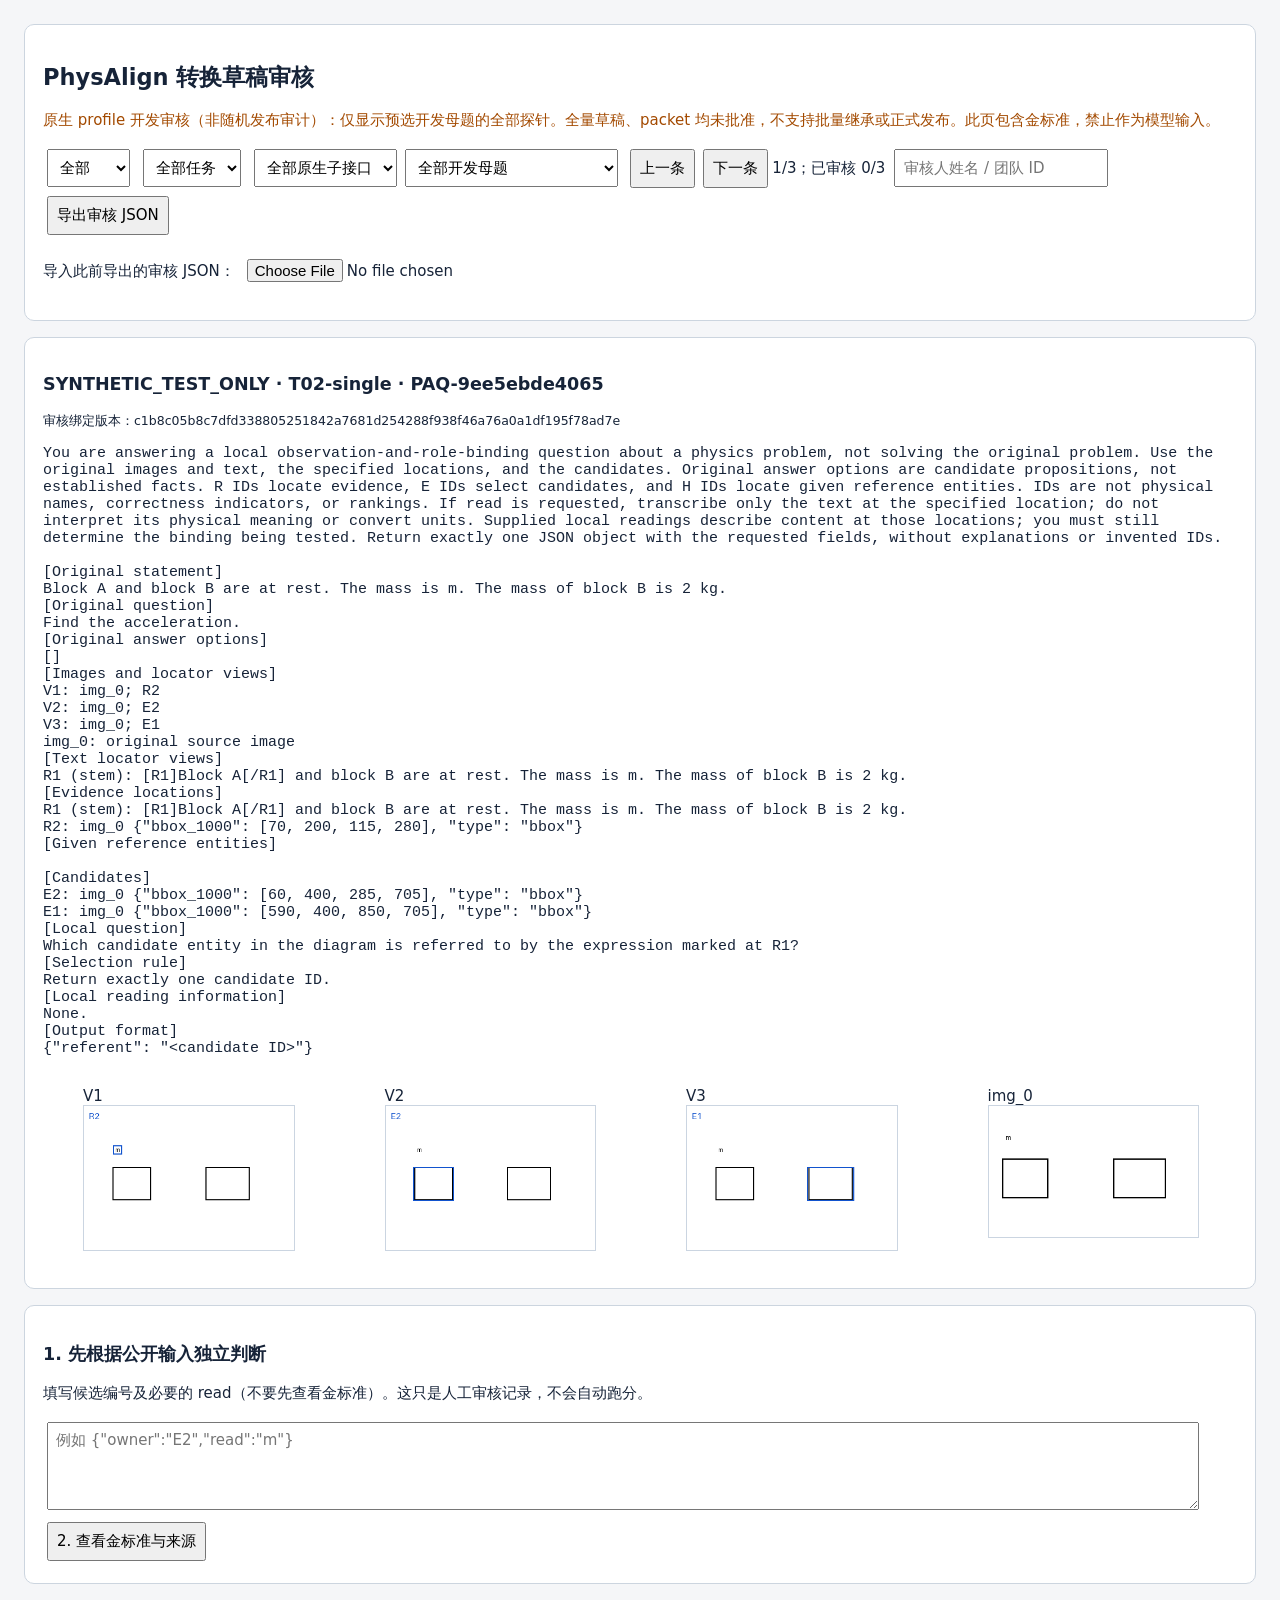
<file: PhysAlign_Benchmark_Kit/examples/synthetic_demo/draft/review.html>
<!doctype html><html lang="zh"><meta charset="utf-8"><meta name="viewport" content="width=device-width,initial-scale=1">
<meta http-equiv="Content-Security-Policy" content="default-src 'none'; img-src 'self' file: data:; style-src 'unsafe-inline'; script-src 'unsafe-inline'; connect-src 'none'">
<title>PhysAlign 转换草稿审核（私有）</title>
<style>body{font:15px system-ui;margin:24px;background:#f5f6f8;color:#162338}header,section{background:white;border:1px solid #ccd5df;border-radius:10px;padding:18px;margin-bottom:16px}button,select,input,textarea{font:inherit;padding:8px;margin:4px}button{cursor:pointer}textarea{width:95%;min-height:70px}pre{white-space:pre-wrap;overflow-wrap:anywhere}img{max-width:100%;border:1px solid #cbd5e1}#images{display:grid;grid-template-columns:repeat(auto-fit,minmax(270px,1fr));gap:12px}.warning{color:#a34a00}label{display:block;margin:8px 0}#gold[hidden]{display:none}a{color:#1254ce}.bar{position:sticky;top:0;z-index:2}small{overflow-wrap:anywhere}</style>
<header class="bar"><h2>PhysAlign 转换草稿审核</h2><p class="warning">私有审核页面，包含金标准，禁止作为被测模型输入。原标注通过 ≠ 新 QA 已通过。</p>
<select id="filter"><option value="all">全部</option><option value="pending">未审核</option><option value="approved">通过</option><option value="rejected">退回</option></select>
<select id="task"><option value="all">全部任务</option><option>T01</option><option>T02</option><option>T03</option><option>T04</option><option>T05</option></select>
<select id="interface" hidden><option value="all">全部原生子接口</option><option>T02-single</option><option>T03-image</option><option>T03-text</option></select><select id="mother" hidden><option value="all">全部开发母题</option></select>
<button id="prev">上一条</button><button id="next">下一条</button><span id="count"></span>
<input id="reviewer" placeholder="审核人姓名 / 团队 ID"><button id="download">导出审核 JSON</button><label>导入此前导出的审核 JSON：<input type="file" id="import" accept=".json"></label>
<small id="status"></small></header>
<main id="main"><section><h3 id="title"></h3><small id="root"></small><pre id="prompt"></pre><div id="images"></div></section>
<section><h3>1. 先根据公开输入独立判断</h3><p>填写候选编号及必要的 read（不要先查看金标准）。这只是人工审核记录，不会自动跑分。</p><textarea id="blind" placeholder='例如 {"owner":"E2","read":"m"}'></textarea><button id="reveal">2. 查看金标准与来源</button></section>
<section id="gold" hidden><h3>2. 对照来源检查</h3><a id="source" target="_blank" rel="noopener">完整 Pass4 来源</a> · <a id="audit" target="_blank" rel="noopener">SourceAdapter 审计报告</a>
<pre id="truth"></pre><div id="checks"></div><textarea id="note" placeholder="审核意见；不确定时退回，修改来源后重新生成草稿"></textarea>
<button id="approve">确认本条通过</button><button id="reject">退回本条</button></section></main>
<script>"use strict";
const DATA={"catalog_root": "7007ee7494ff0efa620453e0032ac1cb30625d6eb68bc523cc041709af5cb2a1", "items": [{"logical_probe_id": "PAQ-9ee5ebde40654ca1db8ee64de167fa9cfd39a6a4173e6d21dda381b14a6cfb5b", "problem_id": "SYNTHETIC_TEST_ONLY", "task_id": "T02", "language": "en", "group_id": "PG-d938f787b2b71d94de78b0d9f618dfab50d8a54b9658c45129f03a1affcfa0c5", "content_group_hint": "f6f11ec8b28261f44bbfda3c968ce6b2ce2e6b469d0e57f3ccf67b5b3c575704", "asset_root": "problems/SYNTHETIC_TEST_ONLY", "draft": "probes/PAQ-9ee5ebde40654ca1db8ee64de167fa9cfd39a6a4173e6d21dda381b14a6cfb5b/draft.json", "environment": "probes/PAQ-9ee5ebde40654ca1db8ee64de167fa9cfd39a6a4173e6d21dda381b14a6cfb5b/environment.PRIVATE.json", "preview": "probes/PAQ-9ee5ebde40654ca1db8ee64de167fa9cfd39a6a4173e6d21dda381b14a6cfb5b/preview.PRIVATE.json", "review_target_root": "c1b8c05b8c7dfd338805251842a7681d254288f938f46a76a0a1df195f78ad7e", "source_scope": ["b003"], "metadata_path": "probes/PAQ-9ee5ebde40654ca1db8ee64de167fa9cfd39a6a4173e6d21dda381b14a6cfb5b/metadata.PRIVATE.json", "metadata": {"schema_version": "native_probe_metadata_v1", "interface": "T02-single", "group_id": "NG-042b59237660b2037ee5d294ae38b62624aee98b730f72955774e7148048b835", "evidence_group": "EG-988c01eba3d1ca300aa34332f06258d46d926be97da122cd71eab5389895f805", "read_origin": "none", "public_text_availability": "not_applicable", "vision_required": null, "representation_kind": "entity_geometry", "candidate_representation": {"E1": "entity_geometry", "E2": "entity_geometry"}, "candidate_native_types_PRIVATE": {"E1": "body", "E2": "body"}, "candidate_count": 2, "same_native_type_candidate_count": 2, "native_types_homogeneous": true, "image_count": 1, "source_language": "en", "source_namespace": "SYNTHETIC_UNIT_TEST", "source_domain": "mechanics", "selector": "exact_entity_mention_all_refers_to_v1", "fallback_reason": null, "singleton_basis": {"state": "supported", "rule": "finite_explicit_object_symbol_v1", "quote": "Block A", "symbol": "A", "source_pointers": [{"collection": "bindings", "record_id": "b003", "target_field": "to_id", "source_file_sha256": "4c1ec70420db33d2f83500757c4cabba608a5bc034f2aa8075ac5b615c1baf5f"}]}, "nearest_region": {"status": "not_applicable", "reason": "text_R_has_no_visual_origin", "outcome": "not_applicable"}, "chance_probability": {"numerator": 1, "denominator": 2}, "packet_state": "pending_review", "packet_policy_id": "all_atomic_glyphs_in_presented_diagrams_v1", "packet_nonempty_candidate": true, "P_approved": false, "L_candidate": false, "repair_policy_id": null, "repair_applied_to_query": false, "source_approved": true, "transformation_passed": true, "benchmark_QA_approval": "pending", "human_item_review": "not_sampled"}, "split": "development_reserved", "core": {"assets": {"V1": {"bytes_sha256": "2f6a23415bd5666f8598634a4e9dc8c67e7ba8c576d4bc4a8eab41b7f271e7e2", "height": 264, "mode": "RGB", "orientation_policy": "stored_pixels", "pixels_sha256": "9e68ebac7be35b8243b122344582ee739497fb38dd6389172b5f88c21140944f", "relative_path": "views/PAQ-9ee5ebde40654ca1db8ee64de167fa9cfd39a6a4173e6d21dda381b14a6cfb5b/V1.png", "width": 384}, "V2": {"bytes_sha256": "d0729981fff5e9ef44dc4a29524fd1e1b8be017e446d3f9d8a3ca9349c82f187", "height": 264, "mode": "RGB", "orientation_policy": "stored_pixels", "pixels_sha256": "cd9f00257562096a7864fb595e03f1023e52a45103363a5b020acb72ac76a5d3", "relative_path": "views/PAQ-9ee5ebde40654ca1db8ee64de167fa9cfd39a6a4173e6d21dda381b14a6cfb5b/V2.png", "width": 384}, "V3": {"bytes_sha256": "dfb4e0e2a94153e5ec48fd180de86d9778781cf4ad16b749f14dfd4d726d0bf5", "height": 264, "mode": "RGB", "orientation_policy": "stored_pixels", "pixels_sha256": "f0935deba615c7f32541e3f010f146d2f3b401648d5f38bc41788aa6c73827b9", "relative_path": "views/PAQ-9ee5ebde40654ca1db8ee64de167fa9cfd39a6a4173e6d21dda381b14a6cfb5b/V3.png", "width": 384}, "img_0": {"bytes_sha256": "0821701ba0b0018dde3f2d9831855445bf617201ff9d7da65b1cebc5ba7c7b2c", "height": 200, "mode": "RGB", "orientation_policy": "stored_pixels", "pixels_sha256": "eefdb71ced72bbbcb9dece6da5e712eab0f70c5bd7bc2b63a4371b5dd2ad2095", "relative_path": "images/img_0.png", "width": 320}}, "displays": [{"marks": [{"alias": "R2", "locator_index": 0, "origin_fingerprint": "c24e171e411753c31a3905f4b9f884885178b451865163b356072a53606d84ab", "points_px": [[54.4, 72.0], [68.8, 72.0], [68.8, 88.0], [54.4, 88.0]]}], "output_asset_id": "V1", "source_image_id": "img_0", "source_to_display": [1, 0, 32, 0, 1, 32], "source_version": "0821701ba0b0018dde3f2d9831855445bf617201ff9d7da65b1cebc5ba7c7b2c", "view_id": "V1"}, {"marks": [{"alias": "E2", "locator_index": 0, "origin_fingerprint": "b206fc77faee9c3ad56173dbd4dd22d9506f3dba57011fdfc1b062fd58ca0e94", "points_px": [[51.2, 112.0], [123.2, 112.0], [123.2, 173.0], [51.2, 173.0]]}], "output_asset_id": "V2", "source_image_id": "img_0", "source_to_display": [1, 0, 32, 0, 1, 32], "source_version": "0821701ba0b0018dde3f2d9831855445bf617201ff9d7da65b1cebc5ba7c7b2c", "view_id": "V2"}, {"marks": [{"alias": "E1", "locator_index": 0, "origin_fingerprint": "81b4e733c4f985edcdf3907c1949600f42ed25865742e1dca9fce4059692e272", "points_px": [[220.8, 112.0], [304.0, 112.0], [304.0, 173.0], [220.8, 173.0]]}], "output_asset_id": "V3", "source_image_id": "img_0", "source_to_display": [1, 0, 32, 0, 1, 32], "source_version": "0821701ba0b0018dde3f2d9831855445bf617201ff9d7da65b1cebc5ba7c7b2c", "view_id": "V3"}], "gold_view": {"anchors": {"R1": {"end": 7, "kind": "text", "quote": "Block A", "section": "stem", "section_sha256": "a749f7e152bb55ba0a44ef03fdff71be8cbcf739aa05bea8a7545f3f556ea0b3", "start": 0}, "R2": {"geometry": {"bbox_1000": [70, 200, 115, 280], "type": "bbox"}, "image_id": "img_0", "kind": "visual"}}, "candidates": [{"alias": "E2", "kind": "entity", "locators": [{"geometry": {"bbox_1000": [60, 400, 285, 705], "type": "bbox"}, "image_id": "img_0", "kind": "visual"}]}, {"alias": "E1", "kind": "entity", "locators": [{"geometry": {"bbox_1000": [590, 400, 850, 705], "type": "bbox"}, "image_id": "img_0", "kind": "visual"}]}], "context": {"image_ids": ["img_0"], "options": [], "query": "Find the acceleration.", "stem": "Block A and block B are at rest. The mass is m. The mass of block B is 2 kg."}, "language": "en", "query_anchor_ids": ["R1"], "read_anchor_ids": [], "recognition_packet": [{"anchor": "R2", "text": "m"}], "reference_views": {}, "task_id": "T02", "used_reference_ids": []}, "implementation_hashes": {"adapter.py": "19c97f98541c9f958b84f9a394fd5a8ecd78fa0c092f195a57340e2e772fb707", "compiler.py": "42201be06c6b3245ac7158f2cbbb08755d98735fa299b2c7e5b812a1cab784c2", "config/field_mapping_v2.json": "d0bbd94498253ffdba6eb6e35b92124f5daebe110e67c93ccb6bf32f40cdf145", "config/normalizers_v2_1.json": "49000a8e97dd912dd7e8708ee561f753217cb168dceb3b3fae2ecd7c6bb0af73", "config/packet_selection_v2.json": "8a6ecc01bc6de54aaf3e1ac8fe2d1c9230532124718648191f1b30349cd9350d", "config/prompts_v2.json": "e6f2e5a76dfee30efb3e016eea337f2f9abb328dadc9d264bb010b186bd9a632", "config/protocol_v2.json": "53f496e7630b79fec3260a7831ea0488a2ea0ef51dc3faaee90f560cea493014", "config/semantic_registry.example.json": "65955d11d658cb517c99ff490b5a47c36888ef196ea9d48bb7c2fbe508b01d18", "config/semantic_registry.json": "f0f67678805c481e39912189a632cb598e69adbdf72be34cef14021d8b452eb8", "config/source_adapter_contract.json": "c8871e34a60b1afc85ec1855ffc7189d8a81dcbc695180e074072815105e94ad", "config/task_registry_v2.json": "a796f8034a98760517fcacbd250e0ad0bc81dc1d5dc9901e1448d512cec10bf8", "convert.py": "170e75ae0c8e0679a6db803f47626a2dba367021ef6aac0178688ea332fb8cbc", "io_utils.py": "a7cf8f580e4c28a06cb21006754901ced900e2d5241a36633dabe279d4d2358c", "native_compiler.py": "6333f1f74e4ac0b8c07b3f81d844f437276d8c3176cb56266be0c73c9f3ba4f9", "native_diagnostics.py": "08c5a606f0831b6d37762f0c3b5e32151b61882a6d66cd7afc2faa903abf3f71", "native_projection.py": "e68c8bd10a8a9d0c469b95c89ab980621af78dd817a20493e4ff8c86d2016ae6", "native_run.py": "f634621d6956a390839db9c8d62ee5650406691d5397d886870ab10a5602f10f", "reference_checks.py": "c188920f042c7cb6129670fd6df956c41083e5148e4884a3b67ca697fc574411", "reference_geometry.py": "2dc57737bcb3641bd14283baf2d7630b7737e1b7e4bd69e81b071676511f7176", "reference_integrity.py": "1c82d0e4af481424a8aa498c65f3407a396d42dfed96e35a39aa08f5871e04ec", "reference_normalizers.py": "6c8c2c364ea93272cfa7310ecf08b6e018928ad10d8c2b372f1cdca1f7dc647a", "reference_pipeline.py": "60f75d89edf93ce7be8423331eff5b48c25cb2c0dade5223abd7a180b67ec752", "reference_registry.py": "72290aef268af22b5f614d9a47b968a3fd972d9f166a708f2f17ef5ed0baf794", "renderer.py": "e4904e9e3bf7fb640c5c51efd132b10078f29d0e17a80a235f2e23b10109bdff", "response_contract.py": "723b0d3e550773c986ff994160a4f244ae469b30b84f8d22488a9c206c29245d", "review.html": "ec446394499d01aa8103e2962173277d3f5b99ab98f38389235e2cc46c6edc31", "review_workflow.py": "0c11362fcac0d8df6ed6c1754d3205924aac3e0ca7b19aaf8492cdad4603f70f", "schema_tools.py": "6bbef88ca34a2c4f3b7aaba4747c8ff001f2723fd4d472f935bac6d1eb6158bb", "schemas/common.schema.json": "a13990941e5360eb0c673936df0ee0b1b4eadbe4ef784e46fc8ac622706b5262", "schemas/draft_mapping.schema.json": "c30a9e3d8ba841b96469809404ef5220efb8b9d0a1bbf0c67534c7aeddb68d0d", "schemas/instance_envelope.schema.json": "768bf354aebef42afd3ed3042c4c0a14d99de8d48a1cfd09155bb0f3df51abaf", "schemas/observation_store.schema.json": "5f46d187b8aa85d83dd450e84f0b316dc439fa94c08fc55566d88cd7769e4656", "schemas/packet_plan.schema.json": "ee46dd2e0b842140c98e83886e1650adcac7d546655f64940e95092c99e7b02e", "schemas/private_mapping.schema.json": "34abbf42fce6f2002a6d9df745863856d9a3ab74183aedd31a8c59e5c984ee54", "schemas/review_ledger.schema.json": "e8dde040e49e764ddc2ee10f88fa96c51ca8e315615b0f1d98328abc15ebe0a4", "schemas/semantic_registry.schema.json": "976941cdf55d45f17e15b1f208b78500a30c6628e862cb050eca45e607c77755", "schemas/view_bundle.schema.json": "09dc37dfa013264276b7299f329de3a56d8770ca8ad0720c53f5484d75b20c73", "source_validation.py": "03344bd497966ff735a5d51cf0a25c889028cca141ae785c07330ab58fd85dbc"}, "native_projection": {"approval": null, "profile_id": "native_binding_draft_v1", "sidecar": {"bytes_sha256": "77b0731a482053f55b452515e99dbca090722fb1678454563193a87b2ba24ec3", "relative_path": "native_span_sidecar.json"}}, "native_query": {"blocking_reasons": [], "canonical_targets": ["PE-eae41e91c5291580a371bfa47ae67ad1105996e5abe87686c6c8555f01a202a0"], "group_id": "NG-042b59237660b2037ee5d294ae38b62624aee98b730f72955774e7148048b835", "interface": "T02-single", "possible_origin": "ae65945dc71e605b82b3d7796d2a2d0bfa0a5c9dba71eeea90fa3eed768fc5a3", "selector": "exact_entity_mention_all_refers_to_v1", "singleton_basis": {"quote": "Block A", "rule": "finite_explicit_object_symbol_v1", "source_pointers": [{"collection": "bindings", "record_id": "b003", "source_file_sha256": "4c1ec70420db33d2f83500757c4cabba608a5bc034f2aa8075ac5b615c1baf5f", "target_field": "to_id"}], "state": "supported", "symbol": "A"}, "source_scope": ["b003"], "state": "eligible_for_compile", "task_id": "T02"}, "observation_store_hash": "21959d82f5441b4a0b9818cd379913c40dab40e1eb5ada525c61aa064366347e", "private_core": {"anchor_map": {"R1": {"observation_ids": [], "origin": {"locator": {"end": 7, "kind": "text", "quote": "Block A", "section": "stem", "section_sha256": "a749f7e152bb55ba0a44ef03fdff71be8cbcf739aa05bea8a7545f3f556ea0b3", "start": 0}, "source_version": "a749f7e152bb55ba0a44ef03fdff71be8cbcf739aa05bea8a7545f3f556ea0b3"}, "repair_refs": [], "source_ids": ["4c1ec70420db33d2f83500757c4cabba608a5bc034f2aa8075ac5b615c1baf5f:text_mentions:m001"]}, "R2": {"observation_ids": ["o_v003"], "origin": {"locator": {"geometry": {"bbox_1000": [70, 200, 115, 280], "type": "bbox"}, "image_id": "img_0", "kind": "visual"}, "source_version": "0821701ba0b0018dde3f2d9831855445bf617201ff9d7da65b1cebc5ba7c7b2c"}, "repair_refs": [], "source_ids": ["4c1ec70420db33d2f83500757c4cabba608a5bc034f2aa8075ac5b615c1baf5f:visual_nodes:v003"]}}, "candidate_map": {"E1": {"id": "PE-f6fd7b3d38fdc500661c992e8a2a4e427e9ae7b15cbacaa6aff4014b98e74926", "kind": "entity"}, "E2": {"id": "PE-eae41e91c5291580a371bfa47ae67ad1105996e5abe87686c6c8555f01a202a0", "kind": "entity"}}, "closure_review_refs": ["qa-closure"], "gold_targets": [{"id": "PE-eae41e91c5291580a371bfa47ae67ad1105996e5abe87686c6c8555f01a202a0", "kind": "entity"}], "identity_review_refs": [], "joint_eligible": false, "language": "en", "logical_probe_id": "PAQ-9ee5ebde40654ca1db8ee64de167fa9cfd39a6a4173e6d21dda381b14a6cfb5b", "packet_plan": {"empty_reason": null, "observation_ids": ["o_v003"], "review_ref": null, "state": "pending_review"}, "packet_policy_id": "all_atomic_glyphs_in_presented_diagrams_v1", "pass5_analysis": {"source_fact_step_map": {}, "status": "unavailable"}, "problem_id": "SYNTHETIC_TEST_ONLY", "read_targets": [], "reference_map": {}, "relation_context": null, "response_contract": {"binding_key": "referent", "cardinality": "one", "read_anchor_ids": [], "read_shape": "none"}, "schema_version": "physalign_private_v2_1", "selection_policy_id": "neutral_hash_per_probe_v2_1", "source_hashes": {"manifest": "d164f44bc3b3739542e3db588839ce3f13c4a9a680a1105f19cc85df13848078", "pass1": "016861d36407a39ea9fcbccc7ff7ad92190c1369b539df862fdcf9be10a79e1e", "pass2": "5807d2deb60d146d5b02976a0fed90ebb6e00136102257c7477d7be349173e58", "pass3": "85da13d61551a6ec4113e8a7c85b38bd3109e2ec550f6f704aa93af9e32d20f0", "pass4": "4c1ec70420db33d2f83500757c4cabba608a5bc034f2aa8075ac5b615c1baf5f", "review": "0019b7f2cf71ebab7176bd94d9096ca86c45741b9929e7c0b6d33df7658b17a0"}, "source_records": [{"collection": "bindings", "record_id": "b003", "source_file_sha256": "4c1ec70420db33d2f83500757c4cabba608a5bc034f2aa8075ac5b615c1baf5f", "target_field": "to_id"}], "task_id": "T02", "variant_id": "main"}, "public_gold": {"attachment_ids": ["V1", "V2", "V3", "img_0"], "messages": {"system": "You are answering a local observation-and-role-binding question about a physics problem, not solving the original problem. Use the original images and text, the specified locations, and the candidates. Original answer options are candidate propositions, not established facts. R IDs locate evidence, E IDs select candidates, and H IDs locate given reference entities. IDs are not physical names, correctness indicators, or rankings. If read is requested, transcribe only the text at the specified location; do not interpret its physical meaning or convert units. Supplied local readings describe content at those locations; you must still determine the binding being tested. Return exactly one JSON object with the requested fields, without explanations or invented IDs.", "user": "[Original statement]\nBlock A and block B are at rest. The mass is m. The mass of block B is 2 kg.\n[Original question]\nFind the acceleration.\n[Original answer options]\n[]\n[Images and locator views]\nV1: img_0; R2\nV2: img_0; E2\nV3: img_0; E1\nimg_0: original source image\n[Text locator views]\nR1 (stem): [R1]Block A[/R1] and block B are at rest. The mass is m. The mass of block B is 2 kg.\n[Evidence locations]\nR1 (stem): [R1]Block A[/R1] and block B are at rest. The mass is m. The mass of block B is 2 kg.\nR2: img_0 {\"bbox_1000\": [70, 200, 115, 280], \"type\": \"bbox\"}\n[Given reference entities]\n\n[Candidates]\nE2: img_0 {\"bbox_1000\": [60, 400, 285, 705], \"type\": \"bbox\"}\nE1: img_0 {\"bbox_1000\": [590, 400, 850, 705], \"type\": \"bbox\"}\n[Local question]\nWhich candidate entity in the diagram is referred to by the expression marked at R1?\n[Selection rule]\nReturn exactly one candidate ID.\n[Local reading information]\n[{\"anchor\": \"R2\", \"text\": \"m\"}]\n[Output format]\n{\"referent\": \"\u003ccandidate ID\u003e\"}"}}, "public_raw": {"attachment_ids": ["V1", "V2", "V3", "img_0"], "messages": {"system": "You are answering a local observation-and-role-binding question about a physics problem, not solving the original problem. Use the original images and text, the specified locations, and the candidates. Original answer options are candidate propositions, not established facts. R IDs locate evidence, E IDs select candidates, and H IDs locate given reference entities. IDs are not physical names, correctness indicators, or rankings. If read is requested, transcribe only the text at the specified location; do not interpret its physical meaning or convert units. Supplied local readings describe content at those locations; you must still determine the binding being tested. Return exactly one JSON object with the requested fields, without explanations or invented IDs.", "user": "[Original statement]\nBlock A and block B are at rest. The mass is m. The mass of block B is 2 kg.\n[Original question]\nFind the acceleration.\n[Original answer options]\n[]\n[Images and locator views]\nV1: img_0; R2\nV2: img_0; E2\nV3: img_0; E1\nimg_0: original source image\n[Text locator views]\nR1 (stem): [R1]Block A[/R1] and block B are at rest. The mass is m. The mass of block B is 2 kg.\n[Evidence locations]\nR1 (stem): [R1]Block A[/R1] and block B are at rest. The mass is m. The mass of block B is 2 kg.\nR2: img_0 {\"bbox_1000\": [70, 200, 115, 280], \"type\": \"bbox\"}\n[Given reference entities]\n\n[Candidates]\nE2: img_0 {\"bbox_1000\": [60, 400, 285, 705], \"type\": \"bbox\"}\nE1: img_0 {\"bbox_1000\": [590, 400, 850, 705], \"type\": \"bbox\"}\n[Local question]\nWhich candidate entity in the diagram is referred to by the expression marked at R1?\n[Selection rule]\nReturn exactly one candidate ID.\n[Local reading information]\nNone.\n[Output format]\n{\"referent\": \"\u003ccandidate ID\u003e\"}"}}, "raw_view": {"anchors": {"R1": {"end": 7, "kind": "text", "quote": "Block A", "section": "stem", "section_sha256": "a749f7e152bb55ba0a44ef03fdff71be8cbcf739aa05bea8a7545f3f556ea0b3", "start": 0}, "R2": {"geometry": {"bbox_1000": [70, 200, 115, 280], "type": "bbox"}, "image_id": "img_0", "kind": "visual"}}, "candidates": [{"alias": "E2", "kind": "entity", "locators": [{"geometry": {"bbox_1000": [60, 400, 285, 705], "type": "bbox"}, "image_id": "img_0", "kind": "visual"}]}, {"alias": "E1", "kind": "entity", "locators": [{"geometry": {"bbox_1000": [590, 400, 850, 705], "type": "bbox"}, "image_id": "img_0", "kind": "visual"}]}], "context": {"image_ids": ["img_0"], "options": [], "query": "Find the acceleration.", "stem": "Block A and block B are at rest. The mass is m. The mass of block B is 2 kg."}, "language": "en", "query_anchor_ids": ["R1"], "read_anchor_ids": [], "recognition_packet": [], "reference_views": {}, "task_id": "T02", "used_reference_ids": []}, "renderer_profile": {"geometry_policy": "explicit_source_bbox_only_no_keypoint_order_inference", "id": "full_frame_single_locator_bbox_v1", "max_views": 128, "padding_px": 32, "pillow": "12.3.0", "scale": 1}, "semantic_registry_hash": "6a4bae31216ca78cf2b90e953a5103481db71c7851d1e71b14f333bf312c3276", "source_index_hash": "f94cec4384c6cacef8e2719cda6220b5a0b1c110c8cfee39f0749dc86f66fb82", "source_index_is_synthetic": false}, "audit_url": "problems/SYNTHETIC_TEST_ONLY/source_audit.json", "source_url": "problems/SYNTHETIC_TEST_ONLY/sources/pass4.json"}, {"logical_probe_id": "PAQ-4747b5ff5250d0f122b6bad47b6d908abeace08a5a30ccc30f048661837014bc", "problem_id": "SYNTHETIC_TEST_ONLY", "task_id": "T03", "language": "en", "group_id": "PG-d938f787b2b71d94de78b0d9f618dfab50d8a54b9658c45129f03a1affcfa0c5", "content_group_hint": "f6f11ec8b28261f44bbfda3c968ce6b2ce2e6b469d0e57f3ccf67b5b3c575704", "asset_root": "problems/SYNTHETIC_TEST_ONLY", "draft": "probes/PAQ-4747b5ff5250d0f122b6bad47b6d908abeace08a5a30ccc30f048661837014bc/draft.json", "environment": "probes/PAQ-4747b5ff5250d0f122b6bad47b6d908abeace08a5a30ccc30f048661837014bc/environment.PRIVATE.json", "preview": "probes/PAQ-4747b5ff5250d0f122b6bad47b6d908abeace08a5a30ccc30f048661837014bc/preview.PRIVATE.json", "review_target_root": "a6b7c47877bed308f60e75068357b4427b6d50b6d340fbf598949cf9d642c713", "source_scope": ["q001"], "metadata_path": "probes/PAQ-4747b5ff5250d0f122b6bad47b6d908abeace08a5a30ccc30f048661837014bc/metadata.PRIVATE.json", "metadata": {"schema_version": "native_probe_metadata_v1", "interface": "T03-image", "group_id": "NG-172ebf310dfa0d747f22ae1363cc344f4467826c70a50518331fc9e000e8927d", "evidence_group": "EG-a36abc3fba577c1d0fab7389bbc18ad6ee57eb4a9f5d29ed83a44d69182a788d", "read_origin": "image", "public_text_availability": "verbatim_available", "normalizer_id": "ocr_label_v2_1", "full_hits": [{"field": "/messages/user", "start": 66, "end": 67, "text": "m", "normalized": "m"}], "component_hits": [], "scanned_fields": ["/messages/system", "/messages/user"], "raw_text_root": "1d05d839227823e30b7db622a9a4e4d29807dbf5860e4f23fdbc0ca08014cf4d", "hit_multiplicity": "one", "distinct_public_numeric_literals": 11, "unique_value_bound_to_R": "not_established", "vision_required": null, "scope_note": "lexical_diagnostic_only_includes_public_geometry_and_repeated_excerpts", "priority": "full_match_then_supported_components_then_lexical_absence; unsupported_is_unknown", "representation_kind": "entity_geometry", "candidate_representation": {"E1": "entity_geometry", "E2": "entity_geometry"}, "candidate_native_types_PRIVATE": {"E1": "body", "E2": "body"}, "candidate_count": 2, "same_native_type_candidate_count": 2, "native_types_homogeneous": true, "image_count": 1, "source_language": "en", "source_namespace": "SYNTHETIC_UNIT_TEST", "source_domain": "mechanics", "selector": "existing_text_glyph_v1", "fallback_reason": null, "singleton_basis": null, "nearest_region": {"status": "predicted", "predicted_alias": "E2", "tied_aliases": [], "squared_distance_numerators": {"E1": 105474560000, "E2": 4096000000}, "distance_denominator": 4000000, "policy_id": "public_R_center_to_rectangle_pixel_squared_v1", "outcome": "correct"}, "chance_probability": {"numerator": 1, "denominator": 2}, "packet_state": "pending_review", "packet_policy_id": "target_literal_only_v1", "packet_nonempty_candidate": true, "P_approved": false, "L_candidate": true, "repair_policy_id": null, "repair_applied_to_query": false, "source_approved": true, "transformation_passed": true, "benchmark_QA_approval": "pending", "human_item_review": "not_sampled"}, "split": "development_reserved", "core": {"assets": {"V1": {"bytes_sha256": "c4e72e37e98ad747e5fb41febbc14725413725c29ccf4efa06f258e67e4488f9", "height": 264, "mode": "RGB", "orientation_policy": "stored_pixels", "pixels_sha256": "dc73234338542491ac62143f3b1086caa3d3c1a49992081f2f287cd745481f84", "relative_path": "views/PAQ-4747b5ff5250d0f122b6bad47b6d908abeace08a5a30ccc30f048661837014bc/V1.png", "width": 384}, "V2": {"bytes_sha256": "dfb4e0e2a94153e5ec48fd180de86d9778781cf4ad16b749f14dfd4d726d0bf5", "height": 264, "mode": "RGB", "orientation_policy": "stored_pixels", "pixels_sha256": "f0935deba615c7f32541e3f010f146d2f3b401648d5f38bc41788aa6c73827b9", "relative_path": "views/PAQ-4747b5ff5250d0f122b6bad47b6d908abeace08a5a30ccc30f048661837014bc/V2.png", "width": 384}, "V3": {"bytes_sha256": "d0729981fff5e9ef44dc4a29524fd1e1b8be017e446d3f9d8a3ca9349c82f187", "height": 264, "mode": "RGB", "orientation_policy": "stored_pixels", "pixels_sha256": "cd9f00257562096a7864fb595e03f1023e52a45103363a5b020acb72ac76a5d3", "relative_path": "views/PAQ-4747b5ff5250d0f122b6bad47b6d908abeace08a5a30ccc30f048661837014bc/V3.png", "width": 384}, "img_0": {"bytes_sha256": "0821701ba0b0018dde3f2d9831855445bf617201ff9d7da65b1cebc5ba7c7b2c", "height": 200, "mode": "RGB", "orientation_policy": "stored_pixels", "pixels_sha256": "eefdb71ced72bbbcb9dece6da5e712eab0f70c5bd7bc2b63a4371b5dd2ad2095", "relative_path": "images/img_0.png", "width": 320}}, "displays": [{"marks": [{"alias": "R1", "locator_index": 0, "origin_fingerprint": "c24e171e411753c31a3905f4b9f884885178b451865163b356072a53606d84ab", "points_px": [[54.4, 72.0], [68.8, 72.0], [68.8, 88.0], [54.4, 88.0]]}], "output_asset_id": "V1", "source_image_id": "img_0", "source_to_display": [1, 0, 32, 0, 1, 32], "source_version": "0821701ba0b0018dde3f2d9831855445bf617201ff9d7da65b1cebc5ba7c7b2c", "view_id": "V1"}, {"marks": [{"alias": "E1", "locator_index": 0, "origin_fingerprint": "81b4e733c4f985edcdf3907c1949600f42ed25865742e1dca9fce4059692e272", "points_px": [[220.8, 112.0], [304.0, 112.0], [304.0, 173.0], [220.8, 173.0]]}], "output_asset_id": "V2", "source_image_id": "img_0", "source_to_display": [1, 0, 32, 0, 1, 32], "source_version": "0821701ba0b0018dde3f2d9831855445bf617201ff9d7da65b1cebc5ba7c7b2c", "view_id": "V2"}, {"marks": [{"alias": "E2", "locator_index": 0, "origin_fingerprint": "b206fc77faee9c3ad56173dbd4dd22d9506f3dba57011fdfc1b062fd58ca0e94", "points_px": [[51.2, 112.0], [123.2, 112.0], [123.2, 173.0], [51.2, 173.0]]}], "output_asset_id": "V3", "source_image_id": "img_0", "source_to_display": [1, 0, 32, 0, 1, 32], "source_version": "0821701ba0b0018dde3f2d9831855445bf617201ff9d7da65b1cebc5ba7c7b2c", "view_id": "V3"}], "gold_view": {"anchors": {"R1": {"geometry": {"bbox_1000": [70, 200, 115, 280], "type": "bbox"}, "image_id": "img_0", "kind": "visual"}}, "candidates": [{"alias": "E1", "kind": "entity", "locators": [{"geometry": {"bbox_1000": [590, 400, 850, 705], "type": "bbox"}, "image_id": "img_0", "kind": "visual"}]}, {"alias": "E2", "kind": "entity", "locators": [{"geometry": {"bbox_1000": [60, 400, 285, 705], "type": "bbox"}, "image_id": "img_0", "kind": "visual"}]}], "context": {"image_ids": ["img_0"], "options": [], "query": "Find the acceleration.", "stem": "Block A and block B are at rest. The mass is m. The mass of block B is 2 kg."}, "language": "en", "query_anchor_ids": ["R1"], "read_anchor_ids": ["R1"], "recognition_packet": [{"anchor": "R1", "text": "m"}], "reference_views": {}, "task_id": "T03", "used_reference_ids": []}, "implementation_hashes": {"adapter.py": "19c97f98541c9f958b84f9a394fd5a8ecd78fa0c092f195a57340e2e772fb707", "compiler.py": "42201be06c6b3245ac7158f2cbbb08755d98735fa299b2c7e5b812a1cab784c2", "config/field_mapping_v2.json": "d0bbd94498253ffdba6eb6e35b92124f5daebe110e67c93ccb6bf32f40cdf145", "config/normalizers_v2_1.json": "49000a8e97dd912dd7e8708ee561f753217cb168dceb3b3fae2ecd7c6bb0af73", "config/packet_selection_v2.json": "8a6ecc01bc6de54aaf3e1ac8fe2d1c9230532124718648191f1b30349cd9350d", "config/prompts_v2.json": "e6f2e5a76dfee30efb3e016eea337f2f9abb328dadc9d264bb010b186bd9a632", "config/protocol_v2.json": "53f496e7630b79fec3260a7831ea0488a2ea0ef51dc3faaee90f560cea493014", "config/semantic_registry.example.json": "65955d11d658cb517c99ff490b5a47c36888ef196ea9d48bb7c2fbe508b01d18", "config/semantic_registry.json": "f0f67678805c481e39912189a632cb598e69adbdf72be34cef14021d8b452eb8", "config/source_adapter_contract.json": "c8871e34a60b1afc85ec1855ffc7189d8a81dcbc695180e074072815105e94ad", "config/task_registry_v2.json": "a796f8034a98760517fcacbd250e0ad0bc81dc1d5dc9901e1448d512cec10bf8", "convert.py": "170e75ae0c8e0679a6db803f47626a2dba367021ef6aac0178688ea332fb8cbc", "io_utils.py": "a7cf8f580e4c28a06cb21006754901ced900e2d5241a36633dabe279d4d2358c", "native_compiler.py": "6333f1f74e4ac0b8c07b3f81d844f437276d8c3176cb56266be0c73c9f3ba4f9", "native_diagnostics.py": "08c5a606f0831b6d37762f0c3b5e32151b61882a6d66cd7afc2faa903abf3f71", "native_projection.py": "e68c8bd10a8a9d0c469b95c89ab980621af78dd817a20493e4ff8c86d2016ae6", "native_run.py": "f634621d6956a390839db9c8d62ee5650406691d5397d886870ab10a5602f10f", "reference_checks.py": "c188920f042c7cb6129670fd6df956c41083e5148e4884a3b67ca697fc574411", "reference_geometry.py": "2dc57737bcb3641bd14283baf2d7630b7737e1b7e4bd69e81b071676511f7176", "reference_integrity.py": "1c82d0e4af481424a8aa498c65f3407a396d42dfed96e35a39aa08f5871e04ec", "reference_normalizers.py": "6c8c2c364ea93272cfa7310ecf08b6e018928ad10d8c2b372f1cdca1f7dc647a", "reference_pipeline.py": "60f75d89edf93ce7be8423331eff5b48c25cb2c0dade5223abd7a180b67ec752", "reference_registry.py": "72290aef268af22b5f614d9a47b968a3fd972d9f166a708f2f17ef5ed0baf794", "renderer.py": "e4904e9e3bf7fb640c5c51efd132b10078f29d0e17a80a235f2e23b10109bdff", "response_contract.py": "723b0d3e550773c986ff994160a4f244ae469b30b84f8d22488a9c206c29245d", "review.html": "ec446394499d01aa8103e2962173277d3f5b99ab98f38389235e2cc46c6edc31", "review_workflow.py": "0c11362fcac0d8df6ed6c1754d3205924aac3e0ca7b19aaf8492cdad4603f70f", "schema_tools.py": "6bbef88ca34a2c4f3b7aaba4747c8ff001f2723fd4d472f935bac6d1eb6158bb", "schemas/common.schema.json": "a13990941e5360eb0c673936df0ee0b1b4eadbe4ef784e46fc8ac622706b5262", "schemas/draft_mapping.schema.json": "c30a9e3d8ba841b96469809404ef5220efb8b9d0a1bbf0c67534c7aeddb68d0d", "schemas/instance_envelope.schema.json": "768bf354aebef42afd3ed3042c4c0a14d99de8d48a1cfd09155bb0f3df51abaf", "schemas/observation_store.schema.json": "5f46d187b8aa85d83dd450e84f0b316dc439fa94c08fc55566d88cd7769e4656", "schemas/packet_plan.schema.json": "ee46dd2e0b842140c98e83886e1650adcac7d546655f64940e95092c99e7b02e", "schemas/private_mapping.schema.json": "34abbf42fce6f2002a6d9df745863856d9a3ab74183aedd31a8c59e5c984ee54", "schemas/review_ledger.schema.json": "e8dde040e49e764ddc2ee10f88fa96c51ca8e315615b0f1d98328abc15ebe0a4", "schemas/semantic_registry.schema.json": "976941cdf55d45f17e15b1f208b78500a30c6628e862cb050eca45e607c77755", "schemas/view_bundle.schema.json": "09dc37dfa013264276b7299f329de3a56d8770ca8ad0720c53f5484d75b20c73", "source_validation.py": "03344bd497966ff735a5d51cf0a25c889028cca141ae785c07330ab58fd85dbc"}, "native_projection": {"approval": null, "profile_id": "native_binding_draft_v1", "sidecar": {"bytes_sha256": "77b0731a482053f55b452515e99dbca090722fb1678454563193a87b2ba24ec3", "relative_path": "native_span_sidecar.json"}}, "native_query": {"blocking_reasons": [], "canonical_targets": ["PE-eae41e91c5291580a371bfa47ae67ad1105996e5abe87686c6c8555f01a202a0"], "dependency_component": ["q001"], "fallback_reason": null, "group_id": "NG-172ebf310dfa0d747f22ae1363cc344f4467826c70a50518331fc9e000e8927d", "interface": "T03-image", "possible_origin": "862b34dbb65a67176afcf87a0552b92db80d90b785d0d71884e55dddc28641ed", "selector": "existing_text_glyph_v1", "source_scope": ["q001"], "state": "eligible_for_compile", "task_id": "T03"}, "observation_store_hash": "21959d82f5441b4a0b9818cd379913c40dab40e1eb5ada525c61aa064366347e", "private_core": {"anchor_map": {"R1": {"observation_ids": ["o_v003"], "origin": {"locator": {"geometry": {"bbox_1000": [70, 200, 115, 280], "type": "bbox"}, "image_id": "img_0", "kind": "visual"}, "source_version": "0821701ba0b0018dde3f2d9831855445bf617201ff9d7da65b1cebc5ba7c7b2c"}, "repair_refs": [], "source_ids": ["4c1ec70420db33d2f83500757c4cabba608a5bc034f2aa8075ac5b615c1baf5f:visual_nodes:v003"]}}, "candidate_map": {"E1": {"id": "PE-f6fd7b3d38fdc500661c992e8a2a4e427e9ae7b15cbacaa6aff4014b98e74926", "kind": "entity"}, "E2": {"id": "PE-eae41e91c5291580a371bfa47ae67ad1105996e5abe87686c6c8555f01a202a0", "kind": "entity"}}, "closure_review_refs": ["qa-closure"], "gold_targets": [{"id": "PE-eae41e91c5291580a371bfa47ae67ad1105996e5abe87686c6c8555f01a202a0", "kind": "entity"}], "identity_review_refs": [], "joint_eligible": true, "language": "en", "logical_probe_id": "PAQ-4747b5ff5250d0f122b6bad47b6d908abeace08a5a30ccc30f048661837014bc", "packet_plan": {"empty_reason": null, "observation_ids": ["o_v003"], "review_ref": null, "state": "pending_review"}, "packet_policy_id": "target_literal_only_v1", "pass5_analysis": {"source_fact_step_map": {}, "status": "unavailable"}, "problem_id": "SYNTHETIC_TEST_ONLY", "read_targets": [{"anchor_alias": "R1", "expected": "m", "normalizer_id": "ocr_label_v2_1", "observation_id": "o_v003", "origin_fingerprint": "c24e171e411753c31a3905f4b9f884885178b451865163b356072a53606d84ab"}], "reference_map": {}, "relation_context": null, "response_contract": {"binding_key": "owner", "cardinality": "one", "read_anchor_ids": ["R1"], "read_shape": "string"}, "schema_version": "physalign_private_v2_1", "selection_policy_id": "neutral_hash_per_probe_v2_1", "source_hashes": {"manifest": "d164f44bc3b3739542e3db588839ce3f13c4a9a680a1105f19cc85df13848078", "pass1": "016861d36407a39ea9fcbccc7ff7ad92190c1369b539df862fdcf9be10a79e1e", "pass2": "5807d2deb60d146d5b02976a0fed90ebb6e00136102257c7477d7be349173e58", "pass3": "85da13d61551a6ec4113e8a7c85b38bd3109e2ec550f6f704aa93af9e32d20f0", "pass4": "4c1ec70420db33d2f83500757c4cabba608a5bc034f2aa8075ac5b615c1baf5f", "review": "0019b7f2cf71ebab7176bd94d9096ca86c45741b9929e7c0b6d33df7658b17a0"}, "source_records": [{"collection": "quantities", "record_id": "q001", "source_file_sha256": "4c1ec70420db33d2f83500757c4cabba608a5bc034f2aa8075ac5b615c1baf5f", "target_field": "owner_id"}], "task_id": "T03", "variant_id": "main"}, "public_gold": {"attachment_ids": ["V1", "V2", "V3", "img_0"], "messages": {"system": "You are answering a local observation-and-role-binding question about a physics problem, not solving the original problem. Use the original images and text, the specified locations, and the candidates. Original answer options are candidate propositions, not established facts. R IDs locate evidence, E IDs select candidates, and H IDs locate given reference entities. IDs are not physical names, correctness indicators, or rankings. If read is requested, transcribe only the text at the specified location; do not interpret its physical meaning or convert units. Supplied local readings describe content at those locations; you must still determine the binding being tested. Return exactly one JSON object with the requested fields, without explanations or invented IDs.", "user": "[Original statement]\nBlock A and block B are at rest. The mass is m. The mass of block B is 2 kg.\n[Original question]\nFind the acceleration.\n[Original answer options]\n[]\n[Images and locator views]\nV1: img_0; R1\nV2: img_0; E1\nV3: img_0; E2\nimg_0: original source image\n[Text locator views]\n\n[Evidence locations]\nR1: img_0 {\"bbox_1000\": [70, 200, 115, 280], \"type\": \"bbox\"}\n[Given reference entities]\n\n[Candidates]\nE1: img_0 {\"bbox_1000\": [590, 400, 850, 705], \"type\": \"bbox\"}\nE2: img_0 {\"bbox_1000\": [60, 400, 285, 705], \"type\": \"bbox\"}\n[Local question]\nTranscribe the visible text specified at R1 exactly.\nWhich candidate physical entity directly owns the quantity specified at R1?\n[Selection rule]\nReturn exactly one candidate ID.\n[Local reading information]\n[{\"anchor\": \"R1\", \"text\": \"m\"}]\n[Output format]\n{\"read\": \"\u003ctranscription\u003e\", \"owner\": \"\u003ccandidate ID\u003e\"}"}}, "public_raw": {"attachment_ids": ["V1", "V2", "V3", "img_0"], "messages": {"system": "You are answering a local observation-and-role-binding question about a physics problem, not solving the original problem. Use the original images and text, the specified locations, and the candidates. Original answer options are candidate propositions, not established facts. R IDs locate evidence, E IDs select candidates, and H IDs locate given reference entities. IDs are not physical names, correctness indicators, or rankings. If read is requested, transcribe only the text at the specified location; do not interpret its physical meaning or convert units. Supplied local readings describe content at those locations; you must still determine the binding being tested. Return exactly one JSON object with the requested fields, without explanations or invented IDs.", "user": "[Original statement]\nBlock A and block B are at rest. The mass is m. The mass of block B is 2 kg.\n[Original question]\nFind the acceleration.\n[Original answer options]\n[]\n[Images and locator views]\nV1: img_0; R1\nV2: img_0; E1\nV3: img_0; E2\nimg_0: original source image\n[Text locator views]\n\n[Evidence locations]\nR1: img_0 {\"bbox_1000\": [70, 200, 115, 280], \"type\": \"bbox\"}\n[Given reference entities]\n\n[Candidates]\nE1: img_0 {\"bbox_1000\": [590, 400, 850, 705], \"type\": \"bbox\"}\nE2: img_0 {\"bbox_1000\": [60, 400, 285, 705], \"type\": \"bbox\"}\n[Local question]\nTranscribe the visible text specified at R1 exactly.\nWhich candidate physical entity directly owns the quantity specified at R1?\n[Selection rule]\nReturn exactly one candidate ID.\n[Local reading information]\nNone.\n[Output format]\n{\"read\": \"\u003ctranscription\u003e\", \"owner\": \"\u003ccandidate ID\u003e\"}"}}, "raw_view": {"anchors": {"R1": {"geometry": {"bbox_1000": [70, 200, 115, 280], "type": "bbox"}, "image_id": "img_0", "kind": "visual"}}, "candidates": [{"alias": "E1", "kind": "entity", "locators": [{"geometry": {"bbox_1000": [590, 400, 850, 705], "type": "bbox"}, "image_id": "img_0", "kind": "visual"}]}, {"alias": "E2", "kind": "entity", "locators": [{"geometry": {"bbox_1000": [60, 400, 285, 705], "type": "bbox"}, "image_id": "img_0", "kind": "visual"}]}], "context": {"image_ids": ["img_0"], "options": [], "query": "Find the acceleration.", "stem": "Block A and block B are at rest. The mass is m. The mass of block B is 2 kg."}, "language": "en", "query_anchor_ids": ["R1"], "read_anchor_ids": ["R1"], "recognition_packet": [], "reference_views": {}, "task_id": "T03", "used_reference_ids": []}, "renderer_profile": {"geometry_policy": "explicit_source_bbox_only_no_keypoint_order_inference", "id": "full_frame_single_locator_bbox_v1", "max_views": 128, "padding_px": 32, "pillow": "12.3.0", "scale": 1}, "semantic_registry_hash": "6a4bae31216ca78cf2b90e953a5103481db71c7851d1e71b14f333bf312c3276", "source_index_hash": "f94cec4384c6cacef8e2719cda6220b5a0b1c110c8cfee39f0749dc86f66fb82", "source_index_is_synthetic": false}, "audit_url": "problems/SYNTHETIC_TEST_ONLY/source_audit.json", "source_url": "problems/SYNTHETIC_TEST_ONLY/sources/pass4.json"}, {"logical_probe_id": "PAQ-e792d0fcd342014a700ebec434fd1b4016614ca94341f0f7e5451d5d00a70581", "problem_id": "SYNTHETIC_TEST_ONLY", "task_id": "T03", "language": "en", "group_id": "PG-d938f787b2b71d94de78b0d9f618dfab50d8a54b9658c45129f03a1affcfa0c5", "content_group_hint": "f6f11ec8b28261f44bbfda3c968ce6b2ce2e6b469d0e57f3ccf67b5b3c575704", "asset_root": "problems/SYNTHETIC_TEST_ONLY", "draft": "probes/PAQ-e792d0fcd342014a700ebec434fd1b4016614ca94341f0f7e5451d5d00a70581/draft.json", "environment": "probes/PAQ-e792d0fcd342014a700ebec434fd1b4016614ca94341f0f7e5451d5d00a70581/environment.PRIVATE.json", "preview": "probes/PAQ-e792d0fcd342014a700ebec434fd1b4016614ca94341f0f7e5451d5d00a70581/preview.PRIVATE.json", "review_target_root": "112b1701ee85e6b4b859619972a8ff5510beb22c7d6bedfd464c12e2922deca5", "source_scope": ["q002"], "metadata_path": "probes/PAQ-e792d0fcd342014a700ebec434fd1b4016614ca94341f0f7e5451d5d00a70581/metadata.PRIVATE.json", "metadata": {"schema_version": "native_probe_metadata_v1", "interface": "T03-text", "group_id": "NG-d7826ad942b307a06d36197711d4b5dae399d974cbc03d299527a0467e527c12", "evidence_group": "EG-49b277d83b2b6e7c8ae850a1ffeaff5404a89583dc811c2f5ef50fc1ac031c3b", "read_origin": "source_text", "public_text_availability": "not_applicable", "vision_required": null, "representation_kind": "entity_geometry", "candidate_representation": {"E1": "entity_geometry", "E2": "entity_geometry"}, "candidate_native_types_PRIVATE": {"E1": "body", "E2": "body"}, "candidate_count": 2, "same_native_type_candidate_count": 2, "native_types_homogeneous": true, "image_count": 1, "source_language": "en", "source_namespace": "SYNTHETIC_UNIT_TEST", "source_domain": "mechanics", "selector": "no_image_glyph_exact_quantity_mention_v1", "fallback_reason": "no_source_text_glyph_anchor", "singleton_basis": null, "nearest_region": {"status": "not_applicable", "reason": "text_R_has_no_visual_origin", "outcome": "not_applicable"}, "chance_probability": {"numerator": 1, "denominator": 2}, "packet_state": "pending_review", "packet_policy_id": "target_literal_only_v1", "packet_nonempty_candidate": false, "P_approved": false, "L_candidate": false, "repair_policy_id": null, "repair_applied_to_query": false, "source_approved": true, "transformation_passed": true, "benchmark_QA_approval": "pending", "human_item_review": "not_sampled"}, "split": "development_reserved", "core": {"assets": {"V1": {"bytes_sha256": "6ca72ebd1df0822ce293b5dfa0d1aace267f77c621e713ba7e437bc334a0670c", "height": 264, "mode": "RGB", "orientation_policy": "stored_pixels", "pixels_sha256": "70216ee7964826b4c318646cf9fec4f93013fe40933a3211219c963beb65d944", "relative_path": "views/PAQ-e792d0fcd342014a700ebec434fd1b4016614ca94341f0f7e5451d5d00a70581/V1.png", "width": 384}, "V2": {"bytes_sha256": "800661ee0df24b66dbdb6b0a957a6819e1d5159e92f4a8fc83dcd4ebe309832a", "height": 264, "mode": "RGB", "orientation_policy": "stored_pixels", "pixels_sha256": "23d00416bce9e666fe6319c98abbb26294a294be45566776be65b52a3415714f", "relative_path": "views/PAQ-e792d0fcd342014a700ebec434fd1b4016614ca94341f0f7e5451d5d00a70581/V2.png", "width": 384}, "img_0": {"bytes_sha256": "0821701ba0b0018dde3f2d9831855445bf617201ff9d7da65b1cebc5ba7c7b2c", "height": 200, "mode": "RGB", "orientation_policy": "stored_pixels", "pixels_sha256": "eefdb71ced72bbbcb9dece6da5e712eab0f70c5bd7bc2b63a4371b5dd2ad2095", "relative_path": "images/img_0.png", "width": 320}}, "displays": [{"marks": [{"alias": "E2", "locator_index": 0, "origin_fingerprint": "81b4e733c4f985edcdf3907c1949600f42ed25865742e1dca9fce4059692e272", "points_px": [[220.8, 112.0], [304.0, 112.0], [304.0, 173.0], [220.8, 173.0]]}], "output_asset_id": "V1", "source_image_id": "img_0", "source_to_display": [1, 0, 32, 0, 1, 32], "source_version": "0821701ba0b0018dde3f2d9831855445bf617201ff9d7da65b1cebc5ba7c7b2c", "view_id": "V1"}, {"marks": [{"alias": "E1", "locator_index": 0, "origin_fingerprint": "b206fc77faee9c3ad56173dbd4dd22d9506f3dba57011fdfc1b062fd58ca0e94", "points_px": [[51.2, 112.0], [123.2, 112.0], [123.2, 173.0], [51.2, 173.0]]}], "output_asset_id": "V2", "source_image_id": "img_0", "source_to_display": [1, 0, 32, 0, 1, 32], "source_version": "0821701ba0b0018dde3f2d9831855445bf617201ff9d7da65b1cebc5ba7c7b2c", "view_id": "V2"}], "gold_view": {"anchors": {"R1": {"end": 75, "kind": "text", "quote": "2 kg", "section": "stem", "section_sha256": "a749f7e152bb55ba0a44ef03fdff71be8cbcf739aa05bea8a7545f3f556ea0b3", "start": 71}}, "candidates": [{"alias": "E2", "kind": "entity", "locators": [{"geometry": {"bbox_1000": [590, 400, 850, 705], "type": "bbox"}, "image_id": "img_0", "kind": "visual"}]}, {"alias": "E1", "kind": "entity", "locators": [{"geometry": {"bbox_1000": [60, 400, 285, 705], "type": "bbox"}, "image_id": "img_0", "kind": "visual"}]}], "context": {"image_ids": ["img_0"], "options": [], "query": "Find the acceleration.", "stem": "Block A and block B are at rest. The mass is m. The mass of block B is 2 kg."}, "language": "en", "query_anchor_ids": ["R1"], "read_anchor_ids": [], "recognition_packet": [], "reference_views": {}, "task_id": "T03", "used_reference_ids": []}, "implementation_hashes": {"adapter.py": "19c97f98541c9f958b84f9a394fd5a8ecd78fa0c092f195a57340e2e772fb707", "compiler.py": "42201be06c6b3245ac7158f2cbbb08755d98735fa299b2c7e5b812a1cab784c2", "config/field_mapping_v2.json": "d0bbd94498253ffdba6eb6e35b92124f5daebe110e67c93ccb6bf32f40cdf145", "config/normalizers_v2_1.json": "49000a8e97dd912dd7e8708ee561f753217cb168dceb3b3fae2ecd7c6bb0af73", "config/packet_selection_v2.json": "8a6ecc01bc6de54aaf3e1ac8fe2d1c9230532124718648191f1b30349cd9350d", "config/prompts_v2.json": "e6f2e5a76dfee30efb3e016eea337f2f9abb328dadc9d264bb010b186bd9a632", "config/protocol_v2.json": "53f496e7630b79fec3260a7831ea0488a2ea0ef51dc3faaee90f560cea493014", "config/semantic_registry.example.json": "65955d11d658cb517c99ff490b5a47c36888ef196ea9d48bb7c2fbe508b01d18", "config/semantic_registry.json": "f0f67678805c481e39912189a632cb598e69adbdf72be34cef14021d8b452eb8", "config/source_adapter_contract.json": "c8871e34a60b1afc85ec1855ffc7189d8a81dcbc695180e074072815105e94ad", "config/task_registry_v2.json": "a796f8034a98760517fcacbd250e0ad0bc81dc1d5dc9901e1448d512cec10bf8", "convert.py": "170e75ae0c8e0679a6db803f47626a2dba367021ef6aac0178688ea332fb8cbc", "io_utils.py": "a7cf8f580e4c28a06cb21006754901ced900e2d5241a36633dabe279d4d2358c", "native_compiler.py": "6333f1f74e4ac0b8c07b3f81d844f437276d8c3176cb56266be0c73c9f3ba4f9", "native_diagnostics.py": "08c5a606f0831b6d37762f0c3b5e32151b61882a6d66cd7afc2faa903abf3f71", "native_projection.py": "e68c8bd10a8a9d0c469b95c89ab980621af78dd817a20493e4ff8c86d2016ae6", "native_run.py": "f634621d6956a390839db9c8d62ee5650406691d5397d886870ab10a5602f10f", "reference_checks.py": "c188920f042c7cb6129670fd6df956c41083e5148e4884a3b67ca697fc574411", "reference_geometry.py": "2dc57737bcb3641bd14283baf2d7630b7737e1b7e4bd69e81b071676511f7176", "reference_integrity.py": "1c82d0e4af481424a8aa498c65f3407a396d42dfed96e35a39aa08f5871e04ec", "reference_normalizers.py": "6c8c2c364ea93272cfa7310ecf08b6e018928ad10d8c2b372f1cdca1f7dc647a", "reference_pipeline.py": "60f75d89edf93ce7be8423331eff5b48c25cb2c0dade5223abd7a180b67ec752", "reference_registry.py": "72290aef268af22b5f614d9a47b968a3fd972d9f166a708f2f17ef5ed0baf794", "renderer.py": "e4904e9e3bf7fb640c5c51efd132b10078f29d0e17a80a235f2e23b10109bdff", "response_contract.py": "723b0d3e550773c986ff994160a4f244ae469b30b84f8d22488a9c206c29245d", "review.html": "ec446394499d01aa8103e2962173277d3f5b99ab98f38389235e2cc46c6edc31", "review_workflow.py": "0c11362fcac0d8df6ed6c1754d3205924aac3e0ca7b19aaf8492cdad4603f70f", "schema_tools.py": "6bbef88ca34a2c4f3b7aaba4747c8ff001f2723fd4d472f935bac6d1eb6158bb", "schemas/common.schema.json": "a13990941e5360eb0c673936df0ee0b1b4eadbe4ef784e46fc8ac622706b5262", "schemas/draft_mapping.schema.json": "c30a9e3d8ba841b96469809404ef5220efb8b9d0a1bbf0c67534c7aeddb68d0d", "schemas/instance_envelope.schema.json": "768bf354aebef42afd3ed3042c4c0a14d99de8d48a1cfd09155bb0f3df51abaf", "schemas/observation_store.schema.json": "5f46d187b8aa85d83dd450e84f0b316dc439fa94c08fc55566d88cd7769e4656", "schemas/packet_plan.schema.json": "ee46dd2e0b842140c98e83886e1650adcac7d546655f64940e95092c99e7b02e", "schemas/private_mapping.schema.json": "34abbf42fce6f2002a6d9df745863856d9a3ab74183aedd31a8c59e5c984ee54", "schemas/review_ledger.schema.json": "e8dde040e49e764ddc2ee10f88fa96c51ca8e315615b0f1d98328abc15ebe0a4", "schemas/semantic_registry.schema.json": "976941cdf55d45f17e15b1f208b78500a30c6628e862cb050eca45e607c77755", "schemas/view_bundle.schema.json": "09dc37dfa013264276b7299f329de3a56d8770ca8ad0720c53f5484d75b20c73", "source_validation.py": "03344bd497966ff735a5d51cf0a25c889028cca141ae785c07330ab58fd85dbc"}, "native_projection": {"approval": null, "profile_id": "native_binding_draft_v1", "sidecar": {"bytes_sha256": "77b0731a482053f55b452515e99dbca090722fb1678454563193a87b2ba24ec3", "relative_path": "native_span_sidecar.json"}}, "native_query": {"blocking_reasons": [], "canonical_targets": ["PE-f6fd7b3d38fdc500661c992e8a2a4e427e9ae7b15cbacaa6aff4014b98e74926"], "dependency_component": ["q002"], "fallback_reason": "no_source_text_glyph_anchor", "group_id": "NG-d7826ad942b307a06d36197711d4b5dae399d974cbc03d299527a0467e527c12", "interface": "T03-text", "possible_origin": "61cb18123f3c9326484bad7660c4cbe0c2a7949f824880f4e7a25dafc5bdb32d", "selector": "no_image_glyph_exact_quantity_mention_v1", "source_scope": ["q002"], "state": "eligible_for_compile", "task_id": "T03"}, "observation_store_hash": "21959d82f5441b4a0b9818cd379913c40dab40e1eb5ada525c61aa064366347e", "private_core": {"anchor_map": {"R1": {"observation_ids": [], "origin": {"locator": {"end": 75, "kind": "text", "quote": "2 kg", "section": "stem", "section_sha256": "a749f7e152bb55ba0a44ef03fdff71be8cbcf739aa05bea8a7545f3f556ea0b3", "start": 71}, "source_version": "a749f7e152bb55ba0a44ef03fdff71be8cbcf739aa05bea8a7545f3f556ea0b3"}, "repair_refs": [], "source_ids": ["4c1ec70420db33d2f83500757c4cabba608a5bc034f2aa8075ac5b615c1baf5f:text_mentions:m004"]}}, "candidate_map": {"E1": {"id": "PE-eae41e91c5291580a371bfa47ae67ad1105996e5abe87686c6c8555f01a202a0", "kind": "entity"}, "E2": {"id": "PE-f6fd7b3d38fdc500661c992e8a2a4e427e9ae7b15cbacaa6aff4014b98e74926", "kind": "entity"}}, "closure_review_refs": ["qa-closure"], "gold_targets": [{"id": "PE-f6fd7b3d38fdc500661c992e8a2a4e427e9ae7b15cbacaa6aff4014b98e74926", "kind": "entity"}], "identity_review_refs": [], "joint_eligible": false, "language": "en", "logical_probe_id": "PAQ-e792d0fcd342014a700ebec434fd1b4016614ca94341f0f7e5451d5d00a70581", "packet_plan": {"empty_reason": null, "observation_ids": [], "review_ref": null, "state": "pending_review"}, "packet_policy_id": "target_literal_only_v1", "pass5_analysis": {"source_fact_step_map": {}, "status": "unavailable"}, "problem_id": "SYNTHETIC_TEST_ONLY", "read_targets": [], "reference_map": {}, "relation_context": null, "response_contract": {"binding_key": "owner", "cardinality": "one", "read_anchor_ids": [], "read_shape": "none"}, "schema_version": "physalign_private_v2_1", "selection_policy_id": "neutral_hash_per_probe_v2_1", "source_hashes": {"manifest": "d164f44bc3b3739542e3db588839ce3f13c4a9a680a1105f19cc85df13848078", "pass1": "016861d36407a39ea9fcbccc7ff7ad92190c1369b539df862fdcf9be10a79e1e", "pass2": "5807d2deb60d146d5b02976a0fed90ebb6e00136102257c7477d7be349173e58", "pass3": "85da13d61551a6ec4113e8a7c85b38bd3109e2ec550f6f704aa93af9e32d20f0", "pass4": "4c1ec70420db33d2f83500757c4cabba608a5bc034f2aa8075ac5b615c1baf5f", "review": "0019b7f2cf71ebab7176bd94d9096ca86c45741b9929e7c0b6d33df7658b17a0"}, "source_records": [{"collection": "quantities", "record_id": "q002", "source_file_sha256": "4c1ec70420db33d2f83500757c4cabba608a5bc034f2aa8075ac5b615c1baf5f", "target_field": "owner_id"}], "task_id": "T03", "variant_id": "main"}, "public_gold": {"attachment_ids": ["V1", "V2", "img_0"], "messages": {"system": "You are answering a local observation-and-role-binding question about a physics problem, not solving the original problem. Use the original images and text, the specified locations, and the candidates. Original answer options are candidate propositions, not established facts. R IDs locate evidence, E IDs select candidates, and H IDs locate given reference entities. IDs are not physical names, correctness indicators, or rankings. If read is requested, transcribe only the text at the specified location; do not interpret its physical meaning or convert units. Supplied local readings describe content at those locations; you must still determine the binding being tested. Return exactly one JSON object with the requested fields, without explanations or invented IDs.", "user": "[Original statement]\nBlock A and block B are at rest. The mass is m. The mass of block B is 2 kg.\n[Original question]\nFind the acceleration.\n[Original answer options]\n[]\n[Images and locator views]\nV1: img_0; E2\nV2: img_0; E1\nimg_0: original source image\n[Text locator views]\nR1 (stem): Block A and block B are at rest. The mass is m. The mass of block B is [R1]2 kg[/R1].\n[Evidence locations]\nR1 (stem): Block A and block B are at rest. The mass is m. The mass of block B is [R1]2 kg[/R1].\n[Given reference entities]\n\n[Candidates]\nE2: img_0 {\"bbox_1000\": [590, 400, 850, 705], \"type\": \"bbox\"}\nE1: img_0 {\"bbox_1000\": [60, 400, 285, 705], \"type\": \"bbox\"}\n[Local question]\nWhich candidate physical entity directly owns the quantity specified at R1?\n[Selection rule]\nReturn exactly one candidate ID.\n[Local reading information]\nNone.\n[Output format]\n{\"owner\": \"\u003ccandidate ID\u003e\"}"}}, "public_raw": {"attachment_ids": ["V1", "V2", "img_0"], "messages": {"system": "You are answering a local observation-and-role-binding question about a physics problem, not solving the original problem. Use the original images and text, the specified locations, and the candidates. Original answer options are candidate propositions, not established facts. R IDs locate evidence, E IDs select candidates, and H IDs locate given reference entities. IDs are not physical names, correctness indicators, or rankings. If read is requested, transcribe only the text at the specified location; do not interpret its physical meaning or convert units. Supplied local readings describe content at those locations; you must still determine the binding being tested. Return exactly one JSON object with the requested fields, without explanations or invented IDs.", "user": "[Original statement]\nBlock A and block B are at rest. The mass is m. The mass of block B is 2 kg.\n[Original question]\nFind the acceleration.\n[Original answer options]\n[]\n[Images and locator views]\nV1: img_0; E2\nV2: img_0; E1\nimg_0: original source image\n[Text locator views]\nR1 (stem): Block A and block B are at rest. The mass is m. The mass of block B is [R1]2 kg[/R1].\n[Evidence locations]\nR1 (stem): Block A and block B are at rest. The mass is m. The mass of block B is [R1]2 kg[/R1].\n[Given reference entities]\n\n[Candidates]\nE2: img_0 {\"bbox_1000\": [590, 400, 850, 705], \"type\": \"bbox\"}\nE1: img_0 {\"bbox_1000\": [60, 400, 285, 705], \"type\": \"bbox\"}\n[Local question]\nWhich candidate physical entity directly owns the quantity specified at R1?\n[Selection rule]\nReturn exactly one candidate ID.\n[Local reading information]\nNone.\n[Output format]\n{\"owner\": \"\u003ccandidate ID\u003e\"}"}}, "raw_view": {"anchors": {"R1": {"end": 75, "kind": "text", "quote": "2 kg", "section": "stem", "section_sha256": "a749f7e152bb55ba0a44ef03fdff71be8cbcf739aa05bea8a7545f3f556ea0b3", "start": 71}}, "candidates": [{"alias": "E2", "kind": "entity", "locators": [{"geometry": {"bbox_1000": [590, 400, 850, 705], "type": "bbox"}, "image_id": "img_0", "kind": "visual"}]}, {"alias": "E1", "kind": "entity", "locators": [{"geometry": {"bbox_1000": [60, 400, 285, 705], "type": "bbox"}, "image_id": "img_0", "kind": "visual"}]}], "context": {"image_ids": ["img_0"], "options": [], "query": "Find the acceleration.", "stem": "Block A and block B are at rest. The mass is m. The mass of block B is 2 kg."}, "language": "en", "query_anchor_ids": ["R1"], "read_anchor_ids": [], "recognition_packet": [], "reference_views": {}, "task_id": "T03", "used_reference_ids": []}, "renderer_profile": {"geometry_policy": "explicit_source_bbox_only_no_keypoint_order_inference", "id": "full_frame_single_locator_bbox_v1", "max_views": 128, "padding_px": 32, "pillow": "12.3.0", "scale": 1}, "semantic_registry_hash": "6a4bae31216ca78cf2b90e953a5103481db71c7851d1e71b14f333bf312c3276", "source_index_hash": "f94cec4384c6cacef8e2719cda6220b5a0b1c110c8cfee39f0749dc86f66fb82", "source_index_is_synthetic": false}, "audit_url": "problems/SYNTHETIC_TEST_ONLY/source_audit.json", "source_url": "problems/SYNTHETIC_TEST_ONLY/sources/pass4.json"}], "native_profile": "native_binding_draft_v1", "confirmations": ["source_semantics", "complete_targets", "distinct_candidates", "rendered_locations", "packet_no_binding_leakage", "diagram_asset_scope"]};
const $=id=>document.getElementById(id), decisions={};let position=0, visible=[], current=null;
const labels={source_semantics:'来源支持问题语义；没有从 Pass5 / 解答推导金标准',complete_targets:'已检查完整来源，目标集合闭合；没有因筛选、同义谓词或多目标遗漏制造单选',distinct_candidates:'候选实体可区分，身份合并正确；没有靠名称或候选缺失泄露答案',rendered_locations:'已看实际原图与所有定位图，R / E / H 指向精确且不遮挡关键内容',packet_no_binding_leakage:'Gold packet 仅给出独立可读图中文字，不包含绑定结论、答案或语义解释',diagram_asset_scope:'用于 packet / read 的区域确属题图，不是选项图、解答图或无关背景'};
function notify(s){$('status').textContent=s}
function rebuild(){visible=DATA.items.filter(x=>($('task').value==='all'||x.task_id===$('task').value)&&($('interface').value==='all'||x.metadata?.interface===$('interface').value)&&($('mother').value==='all'||x.problem_id===$('mother').value)&&($('filter').value==='all'||(decisions[x.logical_probe_id]?.status||'pending')===$('filter').value));position=Math.max(0,Math.min(position,visible.length-1));show()}
function show(){current=visible[position];$('count').textContent=`${visible.length?position+1:0}/${visible.length}；已审核 ${Object.keys(decisions).length}/${DATA.items.length}`;$('main').hidden=!current;if(!current)return;
const c=current.core,d=decisions[current.logical_probe_id];$('title').textContent=`${current.problem_id} · ${current.metadata?.interface||current.task_id} · ${current.logical_probe_id.slice(0,16)}`;$('root').textContent='审核绑定版本：'+current.review_target_root;
$('prompt').textContent=c.public_raw.messages.system+'\n\n'+c.public_raw.messages.user;$('images').replaceChildren();
for(const id of c.public_raw.attachment_ids){const fig=document.createElement('figure'),cap=document.createElement('figcaption'),img=document.createElement('img');cap.textContent=id;img.src=current.asset_root+'/'+c.assets[id].relative_path;img.alt='定位图 '+id;img.loading='lazy';fig.append(cap,img);$('images').append(fig)}
$('gold').hidden=true;$('blind').value=d?.blind_answer||'';$('note').value=d?.note||'';$('checks').replaceChildren();for(const name of DATA.confirmations){const label=document.createElement('label'),input=document.createElement('input');input.type='checkbox';input.dataset.name=name;input.checked=d?.confirmations?.[name]===true;label.append(input,document.createTextNode(labels[name]));$('checks').append(label)}
const k=c.private_core;const aliases=Object.entries(k.candidate_map).filter(([a,t])=>k.gold_targets.some(g=>g.kind===t.kind&&g.id===t.id)).map(([a])=>a);
$('truth').textContent=JSON.stringify({expected_binding_aliases:aliases,read:k.read_targets,packet:c.gold_view.recognition_packet,source_records:k.source_records,native_diagnostics:current.metadata||null,all_private_mapping:k},null,2);
$('source').href=current.source_url;$('audit').href=current.audit_url;}
function decide(status){if(!current)return;if(!$('reviewer').value.trim())return alert('请填写审核人');if(!$('blind').value.trim())return alert('请先记录独立判断');const confirmations={};for(const c of $('checks').querySelectorAll('input'))confirmations[c.dataset.name]=c.checked;
if(status==='approved'&&Object.values(confirmations).some(x=>!x))return alert('通过前必须逐项确认；不确定请退回');
decisions[current.logical_probe_id]={logical_probe_id:current.logical_probe_id,review_target_root:current.review_target_root,status,reviewer:$('reviewer').value.trim(),blind_answer:$('blind').value,confirmations,note:$('note').value};notify('已记录于当前页面。请导出审核 JSON 保存；刷新前务必导出。');if(position<visible.length-1)position++;rebuild()}
$('reveal').onclick=()=>{if(!$('blind').value.trim())return alert('请先填写独立判断');$('gold').hidden=false};$('approve').onclick=()=>decide('approved');$('reject').onclick=()=>decide('rejected');$('prev').onclick=()=>{position=Math.max(0,position-1);show()};$('next').onclick=()=>{position=Math.min(visible.length-1,position+1);show()};$('filter').onchange=$('task').onchange=()=>{position=0;rebuild()};
$('download').onclick=()=>{const result={schema_version:'physalign_decisions_v1',catalog_root:DATA.catalog_root,decisions:Object.values(decisions)};const url=URL.createObjectURL(new Blob([JSON.stringify(result,null,2)],{type:'application/json'}));const a=document.createElement('a');a.href=url;a.download='physalign_review_decisions.json';a.click();setTimeout(()=>URL.revokeObjectURL(url),1000)};
$('import').onchange=async()=>{try{const f=$('import').files[0];if(!f)return;const d=JSON.parse(await f.text());if(d.schema_version!=='physalign_decisions_v1'||d.catalog_root!==DATA.catalog_root)throw Error('不是本版本的审核文件');const incoming={};for(const x of d.decisions){const item=DATA.items.find(i=>i.logical_probe_id===x.logical_probe_id);if(!item||item.review_target_root!==x.review_target_root||incoming[x.logical_probe_id])throw Error('重复 / 未知 / 过期记录');incoming[x.logical_probe_id]=x}Object.assign(decisions,incoming);rebuild();notify('已导入审核记录')}catch(e){alert(e.message)}};
if(DATA.native_profile){$('interface').hidden=false;$('mother').hidden=false;for(const pid of [...new Set(DATA.items.map(x=>x.problem_id))].sort()){const o=document.createElement('option');o.value=pid;o.textContent=pid;$('mother').append(o)}document.querySelector('.warning').textContent='原生 profile 开发审核（非随机发布审计）：仅显示预选开发母题的全部探针。全量草稿、packet 均未批准，不支持批量继承或正式发布。此页包含金标准，禁止作为模型输入。'}
$('interface').onchange=$('mother').onchange=()=>{position=0;rebuild()};
window.addEventListener('beforeunload',e=>{if(Object.keys(decisions).length){e.preventDefault();e.returnValue=''}});rebuild();
</script></html>
</file>
<file: docs/leaderboard/style.css>
@charset "UTF-8";
:root { color-scheme: dark; --bg:#0b1020; --panel:#11192b; --raised:#172137; --line:#27324a; --fg:#eef3fc; --muted:#a4b2ca; --faint:#8191ad; --accent:#88dbe5; --violet:#aba4f9; --positive:#8ed6b9; --selected:rgba(114,189,218,.055); --soft:rgba(139,179,240,.08); }
:root[data-theme="light"] { color-scheme:light; --bg:#f6f8fc; --panel:#fff; --raised:#edf2f9; --line:#d9e2ef; --fg:#14233c; --muted:#4f6380; --faint:#627590; --accent:#176b83; --violet:#5f55ab; --positive:#206d53; --selected:#eef7fa; --soft:#eff3fb; }
* { box-sizing:border-box; }
html { scroll-behavior:smooth; }
body { margin:0; color:var(--fg); background:var(--bg); font:15px/1.65 "Inter",-apple-system,BlinkMacSystemFont,"Segoe UI",Arial,sans-serif; -webkit-font-smoothing:antialiased; }
body::before { content:""; position:absolute; inset:0 0 auto; height:500px; z-index:-1; background:radial-gradient(ellipse at 75% -15%,rgba(105,95,207,.12),transparent 70%); pointer-events:none; }
a { color:var(--accent); text-decoration:none; }
a:hover { text-decoration:underline; text-underline-offset:4px; }
button,input,select { font:inherit; }
button,select { cursor:pointer; }
button:disabled,select:disabled,input:disabled { cursor:default; opacity:.5; }
button,a,input,select { -webkit-tap-highlight-color:transparent; }
:focus-visible { outline:2px solid var(--accent); outline-offset:4px; border-radius:4px; }
[hidden] { display:none!important; }
.wrap { max-width:1240px; margin:0 auto; padding:0 40px; }
.nav { height:88px; display:flex; align-items:center; justify-content:space-between; border-bottom:1px solid var(--line); gap:24px; }
.brand { color:var(--fg); display:inline-flex; align-items:center; gap:12px; font-weight:650; font-size:20px; letter-spacing:-.6px; text-decoration:none!important; }
.brand svg { width:34px; height:28px; color:var(--accent); }
.nav-links { display:flex; align-items:center; gap:26px; color:var(--muted); font-size:13px; }
.nav-links a { color:inherit; }
.theme-toggle { border:1px solid var(--line); background:transparent; color:var(--muted); padding:7px 12px; border-radius:7px; font-size:12px; }
.hero { padding:64px 0 36px; display:grid; grid-template-columns:minmax(0,1fr) 390px; align-items:center; gap:40px; }
.eyebrow { display:flex; align-items:center; gap:9px; font:11px/1.5 "SFMono-Regular",Consolas,monospace; color:var(--accent); letter-spacing:1.65px; text-transform:uppercase; }
.eyebrow i { width:6px; height:6px; background:var(--accent); border-radius:50%; }
h1 { font-size:clamp(34px,4.3vw,54px); line-height:1.13; letter-spacing:-2.15px; font-weight:570; margin:18px 0 18px; }
h1 span { color:var(--muted); }
.lede { color:var(--muted); max-width:690px; margin:0; font-size:16px; line-height:1.8; }
.hero-note { color:var(--faint); font-size:12px; margin:17px 0 0; }
.hero-figure { margin:0; }
.hero-figure img { display:block; width:100%; height:auto; padding:8px; background:white; border-radius:8px; }
.hero-figure figcaption { margin-top:10px; color:var(--faint); font-size:10px; text-align:right; }
.stats { display:grid; grid-template-columns:repeat(4,1fr); border:1px solid var(--line); border-radius:12px; background:var(--panel); margin:4px 0 44px; }
.stat { padding:22px 26px; position:relative; }
.stat+.stat::before { content:""; position:absolute; left:0; top:24px; bottom:24px; width:1px; background:var(--line); }
.stat strong { font:500 30px/1.2 "SFMono-Regular",Consolas,monospace; letter-spacing:-1px; }
.stat span { display:block; color:var(--muted); font-size:12px; margin-top:7px; }
.section-heading { display:flex; align-items:center; justify-content:space-between; gap:24px; margin-bottom:17px; }
.section-heading h2 { font-size:21px; letter-spacing:-.6px; margin:0; font-weight:560; }
.snapshot { display:flex; gap:7px; align-items:center; color:var(--faint); font:11px "SFMono-Regular",Consolas,monospace; }
.snapshot::before { content:""; width:5px; height:5px; border-radius:50%; background:var(--violet); }
.board { background:var(--panel); border:1px solid var(--line); border-radius:14px; overflow:hidden; }
.board-top { padding:19px 23px; display:flex; align-items:center; justify-content:space-between; gap:20px; border-bottom:1px solid var(--line); }
.view-switch { display:flex; gap:4px; padding:3px; border:1px solid var(--line); border-radius:8px; background:var(--bg); }
.view-switch button { border:0; background:transparent; color:var(--muted); padding:8px 13px; font-size:12px; border-radius:5px; }
.view-switch button.active { background:var(--raised); color:var(--fg); box-shadow:0 0 0 1px var(--line); }
.data-link { font-size:12px; color:var(--muted); white-space:nowrap; }
.toolbar { display:flex; gap:12px; padding:18px 23px; align-items:end; }
.toolbar label { display:block; color:var(--faint); font-size:10px; letter-spacing:.7px; text-transform:uppercase; margin-bottom:6px; }
.search-field { flex:1; min-width:150px; }
.filter-field { width:164px; }
.metric-field { width:198px; }
input,select { width:100%; border:1px solid var(--line); border-radius:7px; padding:9px 12px; background:var(--bg); color:var(--fg); font-size:12px; height:39px; }
input::placeholder { color:var(--faint); }
.table-wrap { overflow-x:auto; scrollbar-color:var(--line) var(--panel); }
table { width:100%; border-collapse:collapse; white-space:nowrap; min-width:880px; }
th { text-align:left; background:var(--soft); color:var(--muted); font-size:11px; font-weight:500; padding:13px 17px; border-block:1px solid var(--line); }
th button { padding:0; border:0; background:transparent; color:inherit; font-weight:inherit; font-size:inherit; text-align:right; }
th button:hover { color:var(--accent); }
th small { display:block; margin-top:4px; font-size:9px; font-weight:400; color:var(--faint); }
th.selected { color:var(--accent); }
td { padding:19px 17px; border-bottom:1px solid var(--line); }
tr:last-child td { border-bottom:0; }
tbody tr:hover td { background:var(--soft); }
.rank-col { width:74px; padding-left:25px; }
.rank { font:12px "SFMono-Regular",Consolas,monospace; color:var(--faint); }
.rank.top-rank { color:var(--accent); }
.model-col { width:270px; }
.model-cell { min-width:234px; }
.model-name { display:block; font-size:14px; font-weight:560; letter-spacing:-.15px; }
.access { font-size:10px; color:var(--faint); display:inline-flex; align-items:center; gap:5px; margin-top:3px; }
.access::before { content:""; width:4px; height:4px; border-radius:50%; background:var(--faint); }
.access.api::before { background:var(--violet); }
.access.open::before { background:var(--accent); }
.numeric { text-align:right; font-variant-numeric:tabular-nums; }
td.numeric { font:13px "SFMono-Regular",Consolas,monospace; min-width:111px; }
td.numeric:last-child,th:last-child { padding-right:25px; }
.selected { background:var(--selected); }
.best .score { color:var(--accent); font-weight:700; }
.score-bar { display:block; height:3px; border-radius:3px; background:var(--line); width:62px; margin:8px 0 0 auto; overflow:hidden; }
.score-bar i { display:block; height:100%; background:var(--accent); opacity:.65; }
.delta { color:var(--positive); }
.muted-number { color:var(--muted); }
.table-footer { padding:13px 23px; border-top:1px solid var(--line); display:flex; gap:20px; justify-content:space-between; font-size:11px; color:var(--faint); }
.table-footer p { margin:0; }
.empty { text-align:center; padding:42px; color:var(--muted); }
.empty button { background:none; border:0; color:var(--accent); text-decoration:underline; font-size:13px; }
.protocol { margin-top:20px; background:var(--soft); border:1px solid var(--line); border-radius:10px; padding:19px 23px; }
.protocol h3 { margin:0 0 7px; font-size:12px; font-weight:600; color:var(--fg); }
.protocol p { font-size:12px; color:var(--muted); margin:0; line-height:1.85; }
.protocol strong { color:var(--fg); font-weight:500; }
.scope-grid { display:grid; grid-template-columns:repeat(3,1fr); gap:28px; padding:35px 0 38px; }
.scope-grid article { border-top:1px solid var(--line); padding-top:17px; }
.scope-label { color:var(--accent); font:10px "SFMono-Regular",Consolas,monospace; letter-spacing:1.15px; }
.scope-grid h3 { font-size:15px; font-weight:550; margin:9px 0 6px; }
.scope-grid p { color:var(--muted); margin:0; font-size:12px; line-height:1.8; }
.footer { border-top:1px solid var(--line); padding:23px 0 38px; display:flex; justify-content:space-between; gap:24px; color:var(--faint); font-size:11px; }
.footer p { margin:0; }
.sr-only { position:absolute; width:1px; height:1px; padding:0; margin:-1px; overflow:hidden; clip:rect(0,0,0,0); white-space:nowrap; border:0; }
.skip-link { position:absolute; left:20px; top:-100px; background:var(--panel); color:var(--accent); padding:10px 16px; border:1px solid var(--accent); border-radius:5px; z-index:10; }
.skip-link:focus { top:15px; }
@media (max-width:950px) { .hero { grid-template-columns:1fr; gap:26px; } .hero-figure { max-width:540px; } .hero { padding-top:44px; } .stat { padding:20px; } .wrap { padding:0 26px; } }
@media (max-width:620px) {
  .wrap { padding:0 17px; } .nav { height:72px; gap:10px; } .brand { font-size:18px; gap:8px; } .brand svg { width:28px; }
  .nav-links { gap:13px; font-size:12px; } .nav-links .nav-dataset { display:none; } .theme-toggle { padding:6px 8px; font-size:10px; }
  .hero { padding:35px 0 25px; } h1 { font-size:37px; letter-spacing:-1.45px; } .lede { font-size:14px; } .eyebrow { font-size:9px; letter-spacing:1.15px; }
  .stats { grid-template-columns:repeat(2,1fr); margin-bottom:30px; } .stat strong { font-size:26px; } .stat { padding:18px 20px; }
  .stat:nth-child(3)::before { display:none; } .stat:nth-child(n+3) { border-top:1px solid var(--line); }
  .section-heading { gap:10px; } .section-heading h2 { font-size:19px; } .snapshot { font-size:9px; }
  .board-top { padding:15px 13px; gap:10px; } .view-switch button { padding:7px 10px; font-size:11px; } .data-link { font-size:10px; }
  .toolbar { flex-wrap:wrap; padding:14px 13px; gap:11px; } .search-field { flex-basis:100%; } .filter-field,.metric-field { width:calc(50% - 6px); }
  .table-footer { padding:12px 14px; display:block; } .table-footer p+p { margin-top:4px; }
  .protocol { padding:16px; } .scope-grid { grid-template-columns:1fr; gap:18px; padding:29px 0; } .footer { flex-direction:column; gap:8px; }
}
@media (prefers-reduced-motion:reduce) { html { scroll-behavior:auto; } }
</file>
